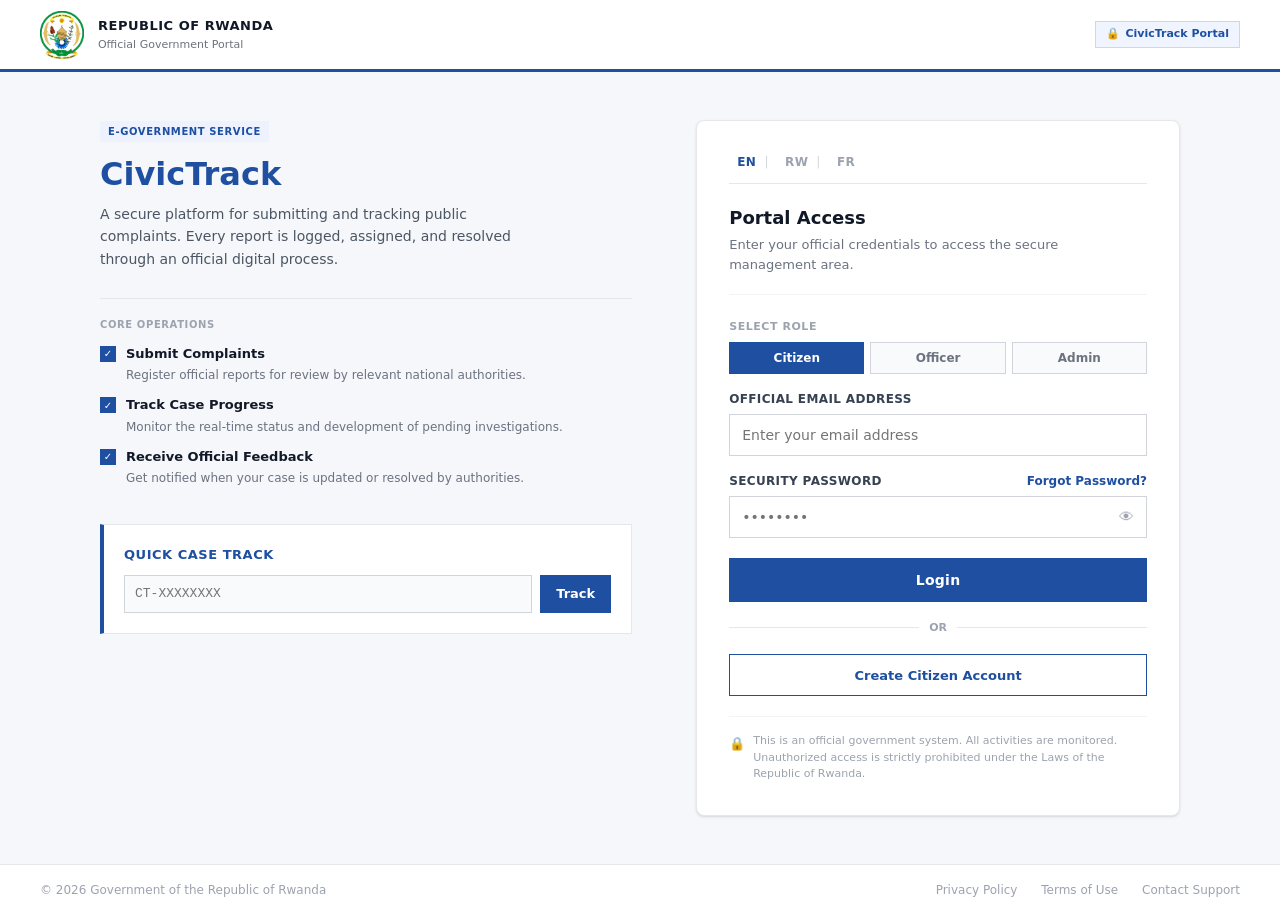
<file: Civic Track/Civic Track/wwwroot/index.html>
<!DOCTYPE html>
<html lang="en">
<head>
    <meta charset="UTF-8">
    <meta name="viewport" content="width=device-width, initial-scale=1.0">
    <title>CivicTrack | Republic of Rwanda</title>
    <link rel="icon" type="image/jpeg" href="assets/coat%20of%20arms.jpg">
    <link rel="stylesheet" href="styles.css?v=1.5">
    <style>
        /* ... (Keeping your existing CSS exactly as it is) ... */
        * { margin: 0; padding: 0; box-sizing: border-box; }
        body {
            font-family: 'Inter', 'Segoe UI', system-ui, sans-serif;
            background: #F5F7FA;
            color: #111827;
            font-size: 14px;
            line-height: 1.5;
            min-height: 100vh;
            display: flex;
            flex-direction: column;
        }
        .gov-header { background: #ffffff; border-bottom: 3px solid #1E4FA1; padding: 0 40px; height: 72px; display: flex; align-items: center; justify-content: space-between; flex-shrink: 0; }
        .gov-brand { display: flex; align-items: center; gap: 14px; }
        .gov-brand img { height: 48px; width: auto; }
        .gov-brand-text .gov-country { font-size: 13px; font-weight: 700; color: #111827; text-transform: uppercase; letter-spacing: 0.04em; }
        .gov-brand-text .gov-subtitle { font-size: 11px; color: #6B7280; margin-top: 1px; }
        .gov-header-right { display: flex; align-items: center; gap: 8px; font-size: 12px; color: #6B7280; }
        .secure-badge { display: flex; align-items: center; gap: 5px; background: #F0F4FF; border: 1px solid #C7D7F8; color: #1E4FA1; padding: 4px 10px; font-size: 11px; font-weight: 600; }
        .page-body { flex: 1; display: grid; grid-template-columns: 1.1fr 1fr; max-width: 1160px; width: 100%; margin: 0 auto; padding: 48px 40px; gap: 64px; align-items: start; }
        .system-tag { display: inline-block; background: #EEF2FF; color: #1E4FA1; font-size: 10px; font-weight: 600; text-transform: uppercase; letter-spacing: 0.06em; padding: 3px 8px; margin-bottom: 14px; }
        .system-title { font-size: 32px; font-weight: 700; color: #1E4FA1; line-height: 1.15; margin-bottom: 10px; }
        .system-desc { font-size: 14px; color: #4B5563; line-height: 1.6; margin-bottom: 28px; max-width: 420px; }
        .services-block { border-top: 1px solid #E5E7EB; padding-top: 18px; }
        .services-label { font-size: 10px; font-weight: 700; text-transform: uppercase; letter-spacing: 0.06em; color: #9CA3AF; margin-bottom: 12px; }
        .service-row { display: flex; align-items: flex-start; gap: 10px; margin-bottom: 10px; }
        .service-check { width: 16px; height: 16px; background: #1E4FA1; color: #fff; font-size: 10px; font-weight: 700; display: flex; align-items: center; justify-content: center; flex-shrink: 0; margin-top: 2px; }
        .service-text strong { display: block; font-size: 13px; font-weight: 600; color: #111827; margin-bottom: 1px; }
        .service-text span { font-size: 12px; color: #6B7280; }
        .quick-track-block { margin-top: 36px; padding: 20px; background: #fff; border: 1px solid #E5E7EB; border-left: 4px solid #1E4FA1; }
        .quick-track-block h4 { font-size: 13px; font-weight: 700; color: #1E4FA1; margin-bottom: 10px; text-transform: uppercase; letter-spacing: 0.04em; }
        .quick-track-row { display: flex; gap: 8px; }
        .quick-track-row input { flex: 1; height: 38px; border: 1px solid #D1D5DB; padding: 0 10px; font-size: 13px; font-family: 'Courier New', monospace; text-transform: uppercase; background: #F9FAFB; outline: none; }
        .quick-track-row input:focus { border-color: #1E4FA1; background: #fff; }
        .btn-track { height: 38px; padding: 0 16px; background: #1E4FA1; color: #fff; border: none; font-size: 13px; font-weight: 600; cursor: pointer; white-space: nowrap; }
        .btn-track:hover { background: #172F6B; }
        .track-result { display: none; margin-top: 12px; padding: 12px; background: #F9FAFB; border: 1px solid #E5E7EB; font-size: 13px; }
        .track-result-row { display: flex; justify-content: space-between; align-items: center; margin-bottom: 4px; }
        .login-card { background: #ffffff; border: 1px solid #E5E7EB; padding: 32px; }
        .lang-bar { display: flex; align-items: center; gap: 0; margin-bottom: 20px; border-bottom: 1px solid #E5E7EB; padding-bottom: 12px; }
        .lang-bar button { background: none; border: none; font-size: 12px; font-weight: 600; color: #9CA3AF; cursor: pointer; padding: 2px 8px; letter-spacing: 0.04em; transition: color 0.15s; }
        .lang-bar button:not(:last-child)::after { content: '|'; margin-left: 8px; color: #D1D5DB; font-weight: 400; }
        .lang-bar button.active { color: #1E4FA1; }
        .lang-bar button:hover  { color: #1E4FA1; }
        .role-selector { display: flex; gap: 6px; margin-bottom: 16px; }
        .role-selector button { flex: 1; height: 32px; border: 1px solid #D1D5DB; background: #F9FAFB; font-size: 12px; font-weight: 600; color: #6B7280; cursor: pointer; transition: all 0.15s; }
        .role-selector button:hover { border-color: #1E4FA1; color: #1E4FA1; }
        .role-selector button.active { background: #1E4FA1; border-color: #1E4FA1; color: #fff; }
        .role-label { font-size: 11px; font-weight: 600; text-transform: uppercase; letter-spacing: 0.05em; color: #9CA3AF; margin-bottom: 6px; }
        .card-header { margin-bottom: 24px; padding-bottom: 20px; border-bottom: 1px solid #F3F4F6; }
        .card-header h2 { font-size: 18px; font-weight: 700; color: #111827; margin-bottom: 4px; }
        .card-header p { font-size: 13px; color: #6B7280; }
        .field-group { margin-bottom: 16px; }
        .field-label { display: block; font-size: 12px; font-weight: 600; color: #374151; margin-bottom: 6px; text-transform: uppercase; letter-spacing: 0.03em; }
        .field-input { width: 100%; height: 42px; border: 1px solid #D1D5DB; padding: 0 12px; font-size: 14px; background: #fff; outline: none; transition: border-color 0.15s; }
        .field-input:focus { border-color: #1E4FA1; box-shadow: 0 0 0 3px rgba(30, 79, 161, 0.08); }
        .password-wrap { position: relative; }
        .password-wrap .field-input { padding-right: 44px; }
        .toggle-pw { position: absolute; right: 0; top: 0; height: 42px; width: 42px; border: none; background: transparent; cursor: pointer; color: #9CA3AF; font-size: 15px; display: flex; align-items: center; justify-content: center; }
        .toggle-pw:hover { color: #1E4FA1; }
        .field-row-meta { display: flex; justify-content: space-between; align-items: center; margin-bottom: 6px; }
        .forgot-link { font-size: 12px; color: #1E4FA1; font-weight: 600; text-decoration: none; }
        .forgot-link:hover { text-decoration: underline; }
        .login-error { display: none; background: #FEF2F2; border: 1px solid #FECACA; color: #991B1B; padding: 10px 12px; font-size: 13px; margin-bottom: 14px; }
        .btn-signin { width: 100%; height: 44px; background: #1E4FA1; color: #fff; border: none; font-size: 14px; font-weight: 700; cursor: pointer; letter-spacing: 0.02em; transition: background 0.15s; margin-top: 4px; }
        .btn-signin:hover { background: #172F6B; }
        .btn-signin:disabled { background: #93A8D4; cursor: not-allowed; }
        .divider-or { display: flex; align-items: center; gap: 10px; margin: 18px 0; color: #9CA3AF; font-size: 11px; font-weight: 600; text-transform: uppercase; }
        .divider-or::before, .divider-or::after { content: ''; flex: 1; height: 1px; background: #E5E7EB; }
        .btn-register { width: 100%; height: 42px; background: #fff; color: #1E4FA1; border: 1px solid #1E4FA1; font-size: 13px; font-weight: 600; cursor: pointer; transition: all 0.15s; }
        .btn-register:hover { background: #EEF2FF; }
        .trust-note { margin-top: 20px; padding-top: 16px; border-top: 1px solid #F3F4F6; display: flex; align-items: flex-start; gap: 8px; font-size: 11px; color: #9CA3AF; line-height: 1.5; }
        .trust-note .lock-icon { font-size: 13px; flex-shrink: 0; margin-top: 1px; }
        .gov-footer { background: #fff; border-top: 1px solid #E5E7EB; padding: 16px 40px; display: flex; justify-content: space-between; align-items: center; font-size: 12px; color: #9CA3AF; flex-shrink: 0; }
        .gov-footer a { color: #9CA3AF; text-decoration: none; margin-left: 20px; }
        .gov-footer a:hover { color: #1E4FA1; text-decoration: underline; }
        .badge { display: inline-block; padding: 2px 8px; font-size: 11px; font-weight: 600; border: 1px solid #E5E7EB; }
        .badge-pending      { background: #FFFBEB; color: #92400E; border-color: #FDE68A; }
        .badge-investigating{ background: #EFF6FF; color: #1E4FA1; border-color: #BFDBFE; }
        .badge-resolved     { background: #F0FDF4; color: #166534; border-color: #BBF7D0; }
        .badge-rejected     { background: #FEF2F2; color: #991B1B; border-color: #FECACA; }
        @media (max-width: 860px) {
            .page-body { grid-template-columns: 1fr; gap: 32px; padding: 32px 20px; }
            .gov-header { padding: 0 20px; }
            .gov-footer { padding: 16px 20px; flex-direction: column; gap: 8px; text-align: center; }
        }
    </style>
</head>
<body>

    <header class="gov-header">
        <div class="gov-brand">
            <img src="assets/coat%20of%20arms.jpg" alt="Rwanda Coat of Arms">
            <div class="gov-brand-text">
                <div class="gov-country" data-i18n="official_gov">REPUBLIC OF RWANDA</div>
                <div class="gov-subtitle" data-i18n="gov_portal">Official Government Portal</div>
            </div>
        </div>
        <div class="gov-header-right">
            <div class="secure-badge">
                🔒 <span data-i18n="portal_title">CivicTrack Portal</span>
            </div>
        </div>
    </header>

    <div class="page-body">

        <section class="info-panel">
            <div class="system-tag">e-Government Service</div>
            <h1 class="system-title">CivicTrack</h1>
            <p class="system-desc" data-i18n="system_desc">
                A secure platform for submitting and tracking public complaints. Every report is logged, assigned, and resolved through an official digital process.
            </p>

            <div class="services-block">
                <div class="services-label" data-i18n="core_ops">Core Services</div>

                <div class="service-row">
                    <div class="service-check">✓</div>
                    <div class="service-text">
                        <strong data-i18n="submit_comp">Submit Complaints</strong>
                        <span data-i18n="submit_desc">Register official reports for review by relevant national authorities.</span>
                    </div>
                </div>

                <div class="service-row">
                    <div class="service-check">✓</div>
                    <div class="service-text">
                        <strong data-i18n="track_prog">Track Case Progress</strong>
                        <span data-i18n="track_desc">Monitor the real-time status and development of pending investigations.</span>
                    </div>
                </div>

                <div class="service-row">
                    <div class="service-check">✓</div>
                    <div class="service-text">
                        <strong data-i18n="receive_feedback">Receive Official Feedback</strong>
                        <span data-i18n="receive_feedback_desc">Get notified when your case is updated or resolved by authorities.</span>
                    </div>
                </div>
            </div>

            <div class="quick-track-block">
                <h4 data-i18n="quick_track">Quick Case Track</h4>
                <div class="quick-track-row">
                    <input type="text" id="quickTrackingCode" placeholder="CT-XXXXXXXX" data-i18n="track_placeholder">
                    <button class="btn-track" onclick="publicTrackCase()" data-i18n="track_btn">Track</button>
                </div>
                <div class="track-result" id="quickTrackResult">
                    <div class="track-result-row">
                        <span style="font-family:monospace; font-weight:700; font-size:12px;" id="ptCode"></span>
                        <span class="badge" id="ptStatus"></span>
                    </div>
                    <div style="font-weight:600; margin-bottom:2px;" id="ptTitle"></div>
                    <div style="color:#6B7280; font-size:12px;">Last update: <span id="ptLastUpdate"></span></div>
                </div>
            </div>
        </section>

        <section class="login-panel">
            <div class="login-card">

                <div class="lang-bar">
                    <button id="langBtnEn" onclick="chooseLang('en')" class="active">EN</button>
                    <button id="langBtnRw" onclick="chooseLang('rw')">RW</button>
                    <button id="langBtnFr" onclick="chooseLang('fr')">FR</button>
                </div>

                <div class="card-header">
                    <h2 data-i18n="portal_access">Portal Access</h2>
                    <p data-i18n="login_desc">Enter your official credentials to access the secure management area.</p>
                </div>

                <div style="margin-bottom:16px;">
                    <div class="role-label">Select Role</div>
                    <div class="role-selector">
                        <button class="role-btn active" id="roleBtnCitizen" onclick="selectLoginRole('Citizen')">Citizen</button>
                        <button class="role-btn" id="roleBtnOfficer" onclick="selectLoginRole('Officer')">Officer</button>
                        <button class="role-btn" id="roleBtnAdmin"   onclick="selectLoginRole('Admin')">Admin</button>
                    </div>
                </div>

                <div class="login-error" id="loginError"></div>

                <div class="field-group">
                    <label class="field-label" data-i18n="email_label">Email Address</label>
                    <input type="email" id="loginEmail" class="field-input" placeholder="Enter your email address">
                </div>

                <div class="field-group">
                    <div class="field-row-meta">
                        <label class="field-label" style="margin-bottom:0;" data-i18n="password_label">Password</label>
                        <a href="#" class="forgot-link" onclick="openForgotModal(); return false;" data-i18n="forgot_password">Forgot Password?</a>
                    </div>
                    <div class="password-wrap">
                        <input type="password" id="loginPassword" class="field-input" placeholder="••••••••">
                        <button class="toggle-pw" onclick="togglePassword()" id="togglePwBtn" title="Show/hide password">
                            👁
                        </button>
                    </div>
                </div>

                <button class="btn-signin" id="loginBtn" onclick="secureLogin()">
                    Login
                </button>

                <div class="divider-or">or</div>

                <button class="btn-register" onclick="window.location.href='register.html'" data-i18n="create_account">
                    Create Citizen Account
                </button>

                <div class="trust-note">
                    <span class="lock-icon">🔒</span>
                    <span data-i18n="disclaimer">This is a secure government system. Unauthorized access is strictly prohibited under the Laws of the Republic of Rwanda.</span>
                </div>

            </div>
        </section>

    </div>

    <footer class="gov-footer">
        <div>&copy; 2026 Government of the Republic of Rwanda</div>
        <div>
            <a href="#" data-i18n="privacy_policy">Privacy Policy</a>
            <a href="#" data-i18n="terms_use">Terms of Use</a>
            <a href="#" data-i18n="contact_support">Contact Support</a>
        </div>
    </footer>

    <div id="forgotOverlay" style="display:none; position:fixed; inset:0; background:rgba(0,0,0,0.4); z-index:200; align-items:center; justify-content:center;">
        <div style="background:#fff; border:1px solid #E5E7EB; padding:32px; width:100%; max-width:420px; margin:0 20px; position:relative;">
            <button onclick="closeForgotModal()" style="position:absolute; top:12px; right:16px; background:none; border:none; font-size:20px; color:#9CA3AF; cursor:pointer;">&times;</button>
            <h3 style="font-size:16px; font-weight:700; color:#111827; margin-bottom:6px;" data-i18n="forgot_title">Reset Your Password</h3>
            <p style="font-size:13px; color:#6B7280; margin-bottom:20px;" data-i18n="forgot_desc">Enter your registered email address. We will send you a reset code.</p>

            <div id="forgotError"   style="display:none; background:#FEF2F2; border:1px solid #FECACA; color:#991B1B; padding:10px 12px; font-size:13px; margin-bottom:14px;"></div>
            <div id="forgotSuccess" style="display:none; background:#F0FDF4; border:1px solid #BBF7D0; color:#166534; padding:10px 12px; font-size:13px; margin-bottom:14px;"></div>

            <div id="forgotStep1">
                <label style="display:block; font-size:12px; font-weight:600; text-transform:uppercase; letter-spacing:0.03em; color:#374151; margin-bottom:6px;" data-i18n="email_label">Email Address</label>
                <input type="email" id="forgotEmail" style="width:100%; height:42px; border:1px solid #D1D5DB; padding:0 12px; font-size:14px; outline:none; margin-bottom:14px;" placeholder="name@domain.gov.rw">
                <button onclick="sendResetCode()" id="sendCodeBtn" style="width:100%; height:44px; background:#1E4FA1; color:#fff; border:none; font-size:14px; font-weight:700; cursor:pointer;" data-i18n="send_code">Send Reset Code</button>
            </div>

            <div id="forgotStep2" style="display:none;">
                <label style="display:block; font-size:12px; font-weight:600; text-transform:uppercase; letter-spacing:0.03em; color:#374151; margin-bottom:6px;" data-i18n="otp_label">Verification Code</label>
                <input type="text" id="forgotOtp" maxlength="6" style="width:100%; height:42px; border:1px solid #D1D5DB; padding:0 12px; font-size:18px; letter-spacing:0.3em; text-align:center; outline:none; margin-bottom:14px; font-family:monospace;" placeholder="123456">
                <label style="display:block; font-size:12px; font-weight:600; text-transform:uppercase; letter-spacing:0.03em; color:#374151; margin-bottom:6px;" data-i18n="new_password">New Password</label>
                <input type="password" id="forgotNewPw" style="width:100%; height:42px; border:1px solid #D1D5DB; padding:0 12px; font-size:14px; outline:none; margin-bottom:14px;" placeholder="Min. 8 characters">
                <button onclick="submitPasswordReset()" style="width:100%; height:44px; background:#1E4FA1; color:#fff; border:none; font-size:14px; font-weight:700; cursor:pointer;" data-i18n="reset_password">Reset Password</button>
                <button onclick="showStep1()" style="width:100%; height:36px; background:none; border:none; color:#6B7280; font-size:13px; cursor:pointer; margin-top:8px;" data-i18n="back_btn">← Back</button>
            </div>
        </div>
    </div>

    <script src="config.js"></script>
    <script src="translations.js"></script>
    
    <script>
        // API_BASE_URL is now defined in config.js
        let pwVisible = false;
        let selectedLoginRole = 'Citizen';

        /* ── Role selector ── */
        function selectLoginRole(role) {
            selectedLoginRole = role;
            document.querySelectorAll('.role-btn').forEach(b => b.classList.remove('active'));
            const map = { Citizen: 'roleBtnCitizen', Officer: 'roleBtnOfficer', Admin: 'roleBtnAdmin' };
            const active = document.getElementById(map[role]);
            if (active) active.classList.add('active');
        }

        /* ── Forgot Password ── */
        function openForgotModal() {
            document.getElementById('forgotOverlay').style.display = 'flex';
            document.getElementById('forgotEmail').value  = '';
            document.getElementById('forgotOtp').value    = '';
            document.getElementById('forgotNewPw').value  = '';
            document.getElementById('forgotError').style.display   = 'none';
            document.getElementById('forgotSuccess').style.display = 'none';
            showStep1();
        }

        function closeForgotModal() {
            document.getElementById('forgotOverlay').style.display = 'none';
        }

        function showStep1() {
            document.getElementById('forgotStep1').style.display = 'block';
            document.getElementById('forgotStep2').style.display = 'none';
            document.getElementById('forgotError').style.display   = 'none';
            document.getElementById('forgotSuccess').style.display = 'none';
        }

        async function sendResetCode() {
            const email = document.getElementById('forgotEmail').value.trim();
            const errEl = document.getElementById('forgotError');
            errEl.style.display = 'none';

            if (!email) {
                errEl.textContent = 'Please enter your email address.';
                errEl.style.display = 'block';
                return;
            }

            const btn = document.getElementById('sendCodeBtn');
            btn.disabled = true; btn.textContent = '...';

            try {
                const res = await fetch(`${API_BASE_URL}/Auth/forgot-password`, {
                    method: 'POST',
                    headers: { 'Content-Type': 'application/json' },
                    body: JSON.stringify({ email })
                });

                if (res.status === 404 || res.status === 405) {
                    document.getElementById('forgotSuccess').textContent =
                        'A reset code has been sent to ' + email;
                    document.getElementById('forgotSuccess').style.display = 'block';
                    document.getElementById('forgotStep1').style.display = 'none';
                    document.getElementById('forgotStep2').style.display = 'block';
                    return;
                }

                if (res.ok) {
                    document.getElementById('forgotSuccess').textContent =
                        'A reset code has been sent to ' + email;
                    document.getElementById('forgotSuccess').style.display = 'block';
                    document.getElementById('forgotStep1').style.display = 'none';
                    document.getElementById('forgotStep2').style.display = 'block';
                } else {
                    errEl.textContent = 'Email not found in our registry.';
                    errEl.style.display = 'block';
                }
            } catch {
                document.getElementById('forgotSuccess').textContent =
                    'A reset code has been sent to ' + email;
                document.getElementById('forgotSuccess').style.display = 'block';
                document.getElementById('forgotStep1').style.display = 'none';
                document.getElementById('forgotStep2').style.display = 'block';
            } finally {
                const lang = localStorage.getItem('civicLang') || 'en';
                btn.textContent = translations[lang]?.send_code || 'Send Reset Code';
                btn.disabled = false;
            }
        }

        async function submitPasswordReset() {
            const email  = document.getElementById('forgotEmail').value.trim();
            const otp    = document.getElementById('forgotOtp').value.trim();
            const newPw  = document.getElementById('forgotNewPw').value;
            const errEl  = document.getElementById('forgotError');
            errEl.style.display = 'none';

            if (!otp || !newPw) {
                errEl.textContent = 'Please enter the verification code and your new password.';
                errEl.style.display = 'block';
                return;
            }

            if (newPw.length < 8) {
                errEl.textContent = 'Password must be at least 8 characters.';
                errEl.style.display = 'block';
                return;
            }

            try {
                const res = await fetch(`${API_BASE_URL}/Auth/reset-password`, {
                    method: 'POST',
                    headers: { 'Content-Type': 'application/json' },
                    body: JSON.stringify({ email, otpCode: otp, newPassword: newPw })
                });

                if (res.ok || res.status === 404 || res.status === 405) {
                    if (otp === '123456' || res.ok) {
                        document.getElementById('forgotSuccess').textContent =
                            'Password reset successfully. You can now sign in.';
                        document.getElementById('forgotSuccess').style.display = 'block';
                        document.getElementById('forgotStep2').style.display = 'none';
                        setTimeout(closeForgotModal, 2000);
                    } else {
                        errEl.textContent = 'Invalid verification code.';
                        errEl.style.display = 'block';
                    }
                } else {
                    errEl.textContent = 'Invalid or expired verification code.';
                    errEl.style.display = 'block';
                }
            } catch {
                if (otp === '123456') {
                    document.getElementById('forgotSuccess').textContent =
                        'Password reset successfully. You can now sign in.';
                    document.getElementById('forgotSuccess').style.display = 'block';
                    document.getElementById('forgotStep2').style.display = 'none';
                    setTimeout(closeForgotModal, 2000);
                } else {
                    errEl.textContent = 'Invalid verification code.';
                    errEl.style.display = 'block';
                }
            }
        }

        document.getElementById('forgotOverlay').addEventListener('click', function(e) {
            if (e.target === this) closeForgotModal();
        });

        /* ── Language ── */
        function chooseLang(lang) {
            setLanguage(lang);
            document.querySelectorAll('.lang-bar button').forEach(b => b.classList.remove('active'));
            const map = { en: 'langBtnEn', rw: 'langBtnRw', fr: 'langBtnFr' };
            const btn = document.getElementById(map[lang]);
            if (btn) btn.classList.add('active');
        }

        /* ── Password toggle ── */
        function togglePassword() {
            pwVisible = !pwVisible;
            const input = document.getElementById('loginPassword');
            const btn   = document.getElementById('togglePwBtn');
            input.type  = pwVisible ? 'text' : 'password';
            btn.textContent = pwVisible ? '🙈' : '👁';
        }

        /* ── Login ── */
        async function secureLogin() {
            const email    = document.getElementById('loginEmail').value.trim();
            const password = document.getElementById('loginPassword').value;
            const errorEl  = document.getElementById('loginError');
            const btn      = document.getElementById('loginBtn');
            errorEl.style.display = 'none';

            if (!email || !password) {
                errorEl.textContent = 'Please enter your email and password.';
                errorEl.style.display = 'block';
                return;
            }

            btn.disabled    = true;
            btn.textContent = '...';

            try {
                const res = await fetch(`${API_BASE_URL}/Auth/login`, {
                    method: 'POST',
                    headers: { 'Content-Type': 'application/json' },
                    body: JSON.stringify({ email, password })
                });

                if (!res.ok) {
                    errorEl.textContent = await res.text() || 'Invalid email or password.';
                    errorEl.style.display = 'block';
                    return;
                }

                const user = await res.json();
                localStorage.setItem('civicUser', JSON.stringify(user));

                if (user.role !== selectedLoginRole) {
                    errorEl.textContent = `This account is registered as "${user.role}". Please select the correct role above.`;
                    errorEl.style.display = 'block';
                    selectLoginRole(user.role); 
                    return;
                }

                if      (user.role === 'Admin')   window.location.href = 'superadmin.html';
                else if (user.role === 'Officer') window.location.href = 'admin.html';
                else                              window.location.href = 'dashboard.html';

            } catch {
                errorEl.textContent = 'Unable to connect to server. Is the API running?';
                errorEl.style.display = 'block';
            } finally {
                const lang = localStorage.getItem('civicLang') || 'en';
                btn.textContent = translations[lang]?.sign_in || 'Sign In';
                btn.disabled = false;
            }
        }

        /* ── Public Track ── */
        async function publicTrackCase() {
            const code = document.getElementById('quickTrackingCode').value.trim().toUpperCase();
            const box  = document.getElementById('quickTrackResult');
            if (!code) return;
            try {
                const res = await fetch(`${API_BASE_URL}/Complaints/public-track/${code}`);
                if (!res.ok) { alert('Tracking code not found.'); box.style.display = 'none'; return; }
                const d = await res.json();
                box.style.display = 'block';
                document.getElementById('ptCode').innerText       = d.trackingCode;
                document.getElementById('ptTitle').innerText      = d.title;
                document.getElementById('ptLastUpdate').innerText = new Date(d.lastUpdatedAt).toLocaleString();
                const badge = document.getElementById('ptStatus');
                badge.innerText = d.status;
                badge.className = 'badge';
                if      (d.status === 'Resolved')                                badge.classList.add('badge-resolved');
                else if (['Investigating','UnderReview'].includes(d.status))     badge.classList.add('badge-investigating');
                else if (d.status === 'Rejected')                                badge.classList.add('badge-rejected');
                else                                                              badge.classList.add('badge-pending');
            } catch { alert('Unable to reach the tracking server.'); }
        }

        document.addEventListener('keydown', e => { if (e.key === 'Enter') secureLogin(); });

        document.addEventListener('DOMContentLoaded', () => {
            const lang = localStorage.getItem('civicLang') || 'en';
            chooseLang(lang);
            selectLoginRole('Citizen'); 
        });
    </script>
</body>
</html>
</file>
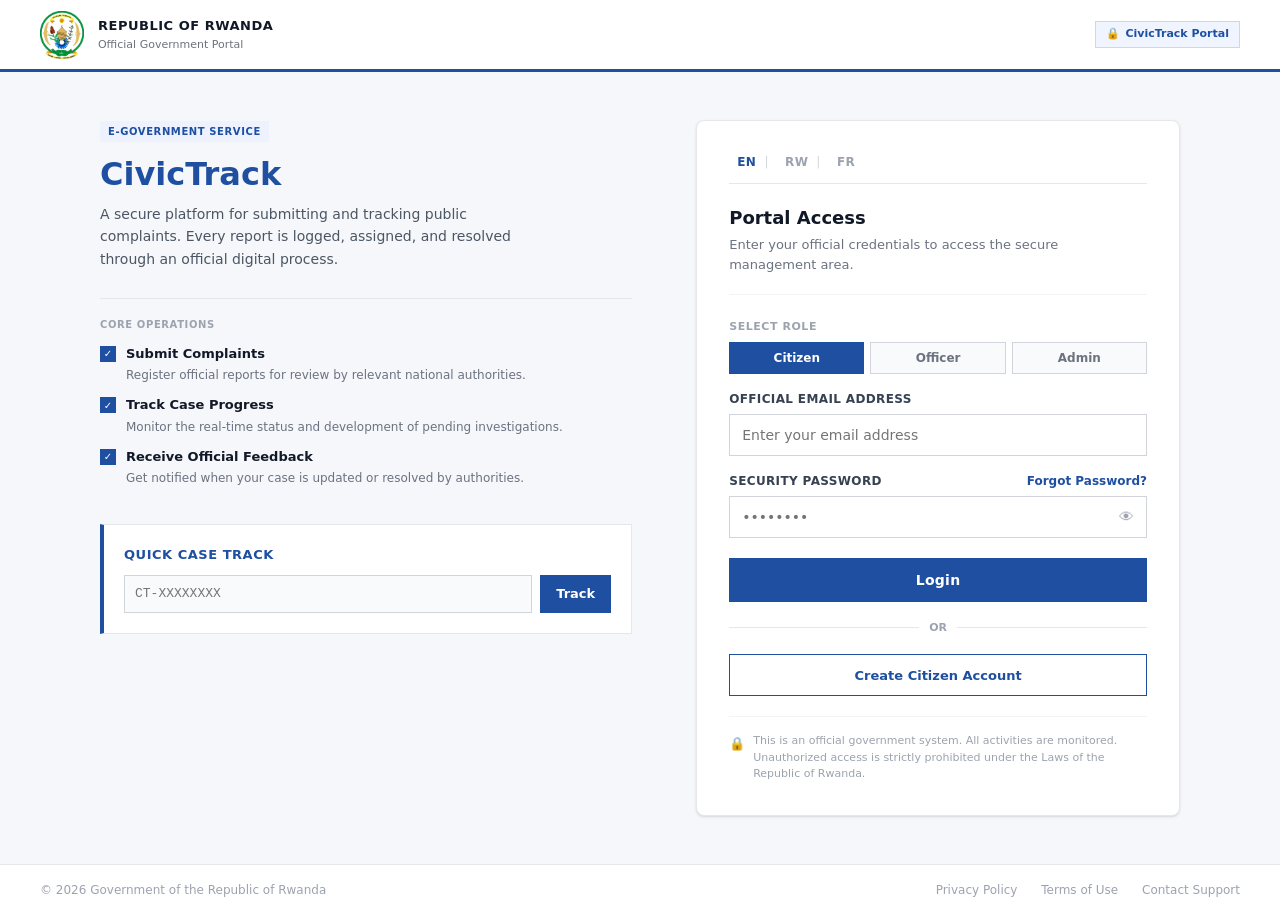
<file: Civic Track/Civic Track/wwwroot/admin.html>
<!DOCTYPE html>
<html lang="en">
<head>
    <meta charset="UTF-8">
    <meta name="viewport" content="width=device-width, initial-scale=1.0">
    <title>Officer Dashboard | CivicTrack</title>
    <link rel="icon" type="image/jpeg" href="assets/coat%20of%20arms.jpg">
    <link rel="stylesheet" href="styles.css">
    
</head>
<body>
    <nav class="top-navbar">
        <div class="nav-brand">
            <span class="gov-mark">RW</span>
            <span>CivicTrack</span>
            <span class="gov-label" data-i18n="official_gov">Republic of Rwanda</span>
        </div>
        <div class="nav-profile">
            <span id="userRoleLabel" data-i18n="officer_role">Role: Investigation Officer</span>
            <div style="display:flex; align-items:center; gap:6px; background:rgba(255,255,255,0.15); border:1px solid rgba(255,255,255,0.3); padding:4px 10px; border-radius:4px;">
                <span style="color:white; font-size:13px;">🌐</span>
                <select class="lang-select" style="background:transparent; color:white; border:none; font-size:12px; font-weight:600; cursor:pointer; outline:none;" onchange="setLanguage(this.value)">
                    <option value="en" style="color:black;">EN</option>
                    <option value="rw" style="color:black;">RW</option>
                    <option value="fr" style="color:black;">FR</option>
                </select>
            </div>
            <button class="btn-small" onclick="logoutUser()" data-i18n="sign_out">Sign out</button>
        </div>
    </nav>

    <div class="dashboard-layout">
        <aside class="sidebar">
            <div class="sidebar-title" data-i18n="officer_menu">Officer Menu</div>
            <ul>
                <li id="offTabDashboard" class="active-tab" onclick="switchOfficerView('dashboard')" data-i18n="dash_overview">Dashboard Overview</li>
                <li id="offTabCases" onclick="switchOfficerView('cases')" data-i18n="invest_queue">Investigation Queue</li>
                <li id="offTabReports" onclick="switchOfficerView('reports')" data-i18n="stats_reports">Stats &amp; Reports</li>
                <li data-role-visible="Admin" onclick="window.location.href='superadmin.html'" data-i18n="admin_panel">Admin Panel</li>
                <li id="offTabNotifs" onclick="switchOfficerView('notifications')">
                    <span data-i18n="notifications">Notifications</span> <span id="officerNotifBadge" class="badge badge-pending" style="display:none; margin-left:6px;">0</span>
                </li>
            </ul>
        </aside>

        <main class="content-area">
            <div id="officerDashboardView" class="officer-view">
                <div class="card">
                    <h1 style="margin-bottom:8px;">Investigation Dashboard</h1>
                    <p style="color:var(--text-muted);">Manage complaint queue, update status, and maintain communication logs.</p>
                </div>

                <div class="grid-5">
                    <div class="stat-card">
                        <div class="stat-title">Total Cases</div>
                        <div class="stat-value" id="statTotal">--</div>
                    </div>
                    <div class="stat-card">
                        <div class="stat-title">Pending</div>
                        <div class="stat-value" id="statPending">--</div>
                    </div>
                    <div class="stat-card">
                        <div class="stat-title">In Progress</div>
                        <div class="stat-value" id="statInvestigating">--</div>
                    </div>
                    <div class="stat-card">
                        <div class="stat-title">Resolved</div>
                        <div class="stat-value" id="statResolved">--</div>
                    </div>
                    <div class="stat-card">
                        <div class="stat-title">Resolution Rate</div>
                        <div class="stat-value" id="statResolutionRate">--%</div>
                    </div>
                </div>

                <div class="card">
                    <h3>Officer Guidance</h3>
                    <p style="color:var(--text-muted);">Welcome back. You have <span id="pendingCountBadge" style="font-weight:600; color:var(--priority-high);">--</span> cases awaiting initial review. Please prioritize High-priority reports marked with a red status indicator.</p>
                </div>
            </div>

            <div id="officerCasesView" class="officer-view" style="display:none;">
                <div class="card">
                    <h3>Investigation Queue</h3>
                    <div class="toolbar" style="margin-top:10px;">
                        <input type="text" id="searchCaseInput" class="form-control" style="max-width:300px;" placeholder="Search by code or title" onkeyup="loadAdminComplaints()">
                        <select id="statusCaseFilter" class="form-control" style="width:auto;" onchange="loadAdminComplaints()">
                            <option value="">All Statuses</option>
                            <option value="Pending">Pending</option>
                            <option value="Investigating">Investigating</option>
                            <option value="Resolved">Resolved</option>
                            <option value="Rejected">Rejected</option>
                        </select>
                        <button class="btn-primary" onclick="loadAdminComplaints()">Refresh Queue</button>
                    </div>
                </div>

                <div class="card" style="padding:0;">
                    <div class="table-container">
                        <table>
                            <thead>
                                <tr>
                                    <th>Tracking Code</th>
                                    <th>Case Title</th>
                                    <th>Category</th>
                                    <th>Location</th>
                                    <th>Priority</th>
                                    <th>Status</th>
                                    <th>Date Logged</th>
                                </tr>
                            </thead>
                            <tbody id="complaintsTableBody">
                                <tr><td colspan="6" style="text-align:center; padding:24px; color: var(--text-muted);">Loading internal registry...</td></tr>
                            </tbody>
                        </table>
                    </div>
                </div>
            </div>

            <div id="officerReportsView" class="officer-view" style="display:none;">
                <div class="card">
                    <h3>Performance & Metrics</h3>
                    <p style="color:var(--text-muted); margin-bottom:15px;">Review the overall system performance and case resolution metrics.</p>
                    <div class="grid-2">
                        <div class="card" style="margin:0; text-align:center;">
                            <div class="stat-title">Resolved vs Target</div>
                            <div style="font-size:3rem; font-weight:700; margin:1rem 0;" id="reportResRate">--%</div>
                            <div style="color:var(--text-muted); font-size:0.8rem;">Official resolution target: 85%</div>
                        </div>
                        <div class="card" style="margin:0;">
                            <div class="stat-title">Breakdown by status</div>
                            <div style="margin-top:1rem;">
                                <div style="margin-bottom:8px;">Pending <div id="offBarPending" style="height:10px; background:#fff9e6; border:1px solid #f2e3a8; width:0%; transition:width 0.5s;"></div></div>
                                <div style="margin-bottom:8px;">Active <div id="offBarInProg" style="height:10px; background:#e6f0ff; border:1px solid #c8daf8; width:0%; transition:width 0.5s;"></div></div>
                                <div>Resolved <div id="offBarDone" style="height:10px; background:#e9f5ea; border:1px solid #c7e5c9; width:0%; transition:width 0.5s;"></div></div>
                            </div>
                        </div>
                    </div>
                </div>
            </div>

            <div id="officerNotificationsView" class="officer-view" style="display:none;">
                <div class="card">
                    <h3>Internal Alerts</h3>
                    <p style="color:var(--text-muted);">Recent system notifications and case update alerts.</p>
                </div>
                <div id="officerNotificationsContainer" style="display:flex; flex-direction:column; gap:12px;">
                    <div class="card" style="text-align:center; padding:3rem; color:var(--text-muted);">Fetching dynamic alerts...</div>
                </div>
            </div>
        </main>
    </div>

    <div class="slide-over-overlay" id="slideOverOverlay" onclick="closeAdvancedPanel()"></div>
    <div class="slide-over-panel" id="caseDetailPanel">
        <div class="slide-header">
            <div>
                <h3 id="panelTrackingCode" class="tracking-code">CT-XXXXXX</h3>
                <div id="panelDate" style="font-size:12px; color: var(--text-muted);">Logged: --</div>
            </div>
            <button class="btn-close" onclick="closeAdvancedPanel()">&times;</button>
        </div>
        <div class="slide-body">
            <div class="detail-group">
                <div class="detail-label">Status and Priority</div>
                <div>
                    <span id="panelStatusBadge" class="badge badge-pending">PENDING</span>
                    <span id="panelPriority" style="margin-left: 8px;">Medium Priority</span>
                </div>
            </div>
            <div class="detail-group">
                <div class="detail-label">Category</div>
                <div class="detail-value" id="panelCategory">General Loading...</div>
            </div>
            <div class="detail-group">
                <div class="detail-label">Location</div>
                <div class="detail-value" id="panelLocation">Kigali / Loading...</div>
            </div>
            <div class="detail-group">
                <div class="detail-label">Case Title</div>
                <div class="detail-value" id="panelTitle">Loading...</div>
            </div>
            <div class="detail-group">
                <div class="detail-label">Description</div>
                <div class="detail-value" id="panelDescription" style="background-color: #f9fafb; padding: 10px; border: 1px solid var(--border-color); white-space: pre-wrap;">
                    Loading report body...
                </div>
            </div>
            <div class="detail-group">
                <div class="detail-label">Assigned Officer</div>
                <div class="detail-value" id="panelOfficer">Unassigned</div>
            </div>
            <div class="detail-group">
                <div class="detail-label">Communication Log</div>
                <div id="panelComments" style="max-height: 180px; overflow-y: auto; background-color: #f9fafb; padding: 10px; border: 1px solid var(--border-color); margin-bottom: 8px; font-size: 13px;">
                </div>
                <div class="toolbar">
                    <input type="text" id="newCommentInput" class="form-control" placeholder="Add official note">
                    <button class="btn-secondary" onclick="postComment()">Post</button>
                </div>
            </div>
            <div class="detail-group">
                <div class="detail-label">Attached Evidence</div>
                <div id="panelFiles" style="max-height: 180px; overflow-y: auto; background-color: #fff; padding: 10px; border: 1px solid var(--border-color); margin-bottom: 8px; font-size: 13px;">
                    <!-- Evidence links will be injected here -->
                </div>
            </div>
            <!-- Formal Resolution Box — always visible for officer notes -->
            <div class="detail-group" style="background: #f0fdf4; padding: 12px; border: 1px solid #bbf7d0;">
                <div class="detail-label" style="color:#166534; font-weight:700;">OFFICIAL NOTES / RESOLUTION SUMMARY</div>
                <div id="resolutionDisplay" style="font-size: 14px; margin-bottom: 8px; color:#166534; display:none;"></div>
                <textarea id="caseResolutionNote" class="form-control" rows="3" placeholder="Add official notes, updates, or final resolution summary..."></textarea>
            </div>
        </div>
        <div class="slide-footer">
            <select id="updateStatusSelect" class="form-control" style="flex:1;" onchange="toggleResolutionField()">
                <option value="Pending">Pending</option>
                <option value="Investigating">Investigating</option>
                <option value="Escalated">Escalated</option>
                <option value="Resolved">Resolved</option>
                <option value="Rejected">Rejected</option>
            </select>
            <select id="updatePrioritySelect" class="form-control" style="flex:1;">
                <option value="Low">&#9679; Low</option>
                <option value="Medium">&#9679; Medium</option>
                <option value="High">&#9679; High</option>
                <option value="Critical">&#9679; Critical</option>
            </select>
            <button class="btn-primary" style="flex:1" onclick="updateCaseStatus()">Save Updates</button>
            <button class="btn-secondary" onclick="loadCaseEvidence()">Files</button>
        </div>
    </div>

    <script src="config.js"></script>

<script src="translations.js"></script>

<script src="app.js"></script>


</body>
</html>
</file>
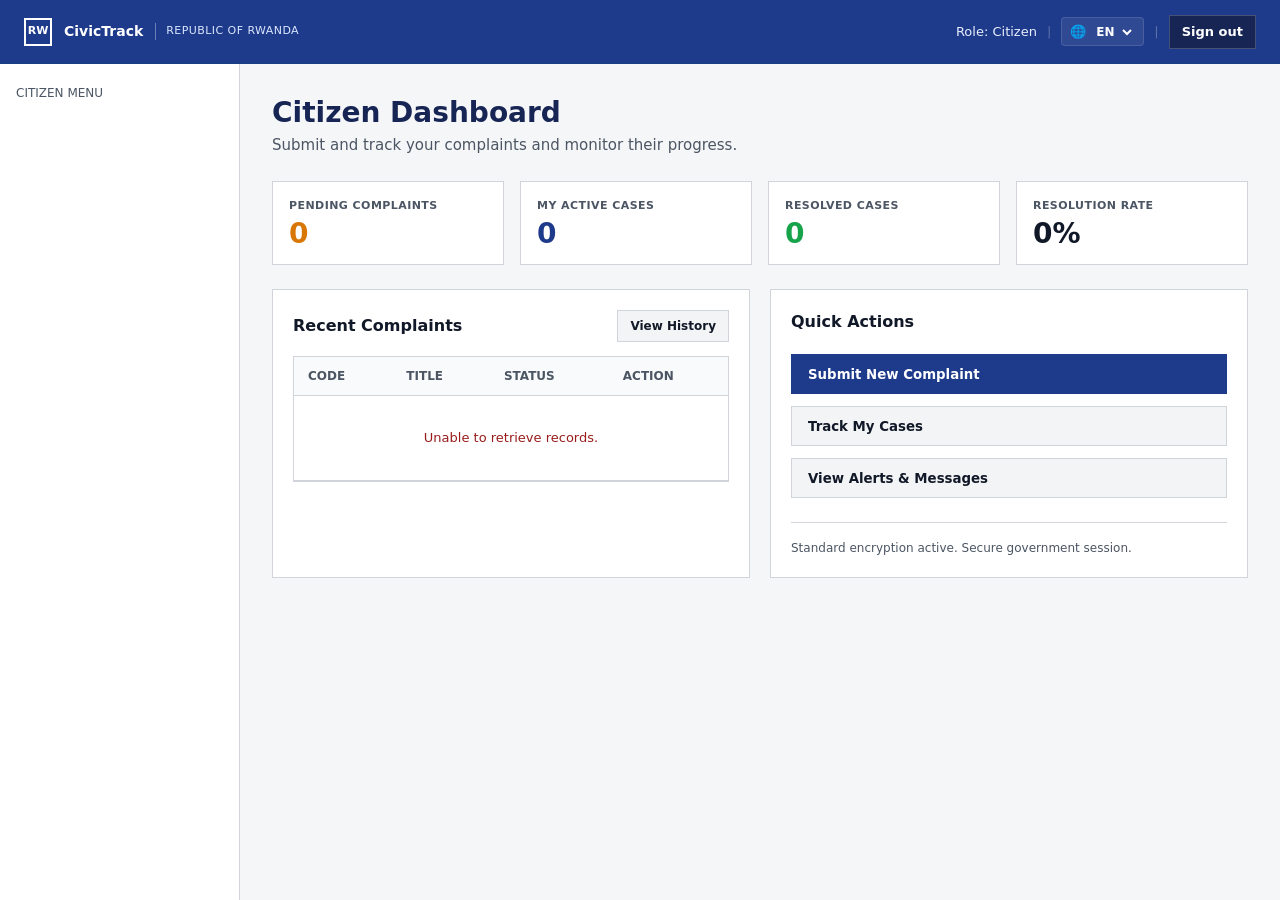
<file: Civic Track/Civic Track/wwwroot/dashboard.html>
<!DOCTYPE html>
<html lang="en">
<head>
    <meta charset="UTF-8">
    <meta name="viewport" content="width=device-width, initial-scale=1.0">
    <title>Citizen Dashboard | CivicTrack</title>
   <link rel="icon" type="image/jpeg" href="assets/coat%20of%20arms.jpg">
    <link rel="stylesheet" href="styles.css">
    
    <script src="config.js"></script>
    <script src="translations.js"></script>
</head>
<body>

    <nav class="top-navbar">
        <div class="nav-brand">
            <span class="gov-mark">RW</span>
            <span>CivicTrack</span>
            <span class="gov-label" data-i18n="official_gov">Republic of Rwanda</span>
        </div>
        <div class="nav-profile" style="display:flex; align-items:center; gap:16px;">
            <div style="display:flex; align-items:center; gap:10px; color:#e9efff; font-size:13px;">
                <span id="userRoleLabel" data-i18n="role_citizen">Role: Citizen</span>
                <span style="color:rgba(255,255,255,0.28);">|</span>
                <div style="display:flex; align-items:center; gap:6px; background:rgba(255,255,255,0.08); border:1px solid rgba(255,255,255,0.12); padding:4px 8px; border-radius:4px;">
                    <span style="color:white; font-size:13px;">🌐</span>
                    <select class="lang-select" style="background:transparent; color:white; border:none; font-size:12px; font-weight:600; cursor:pointer; outline:none;" onchange="setLanguage(this.value)">
                        <option value="en" style="color:black;">EN</option>
                        <option value="rw" style="color:black;">RW</option>
                        <option value="fr" style="color:black;">FR</option>
                    </select>
                </div>
                <span style="color:rgba(255,255,255,0.28);">|</span>
                <button class="btn-small" onclick="logoutUser()" data-i18n="sign_out">Sign out</button>
            </div>
        </div>
    </nav>

    <div class="dashboard-layout">
        <aside class="sidebar">
            <div class="sidebar-title" data-i18n="citizen_menu">Citizen Menu</div>
            <ul>
                <li id="tabOverview" class="active-tab" onclick="switchCitizenTab('overview')" data-role-visible="Citizen,Client" data-i18n="overview">Overview</li>
                <li id="tabLodge" onclick="switchCitizenTab('lodge')" data-role-visible="Citizen,Client" data-i18n="submit_new">Submit Complaint</li>
                <li id="tabTrack" onclick="switchCitizenTab('track')" data-role-visible="Citizen,Client" data-i18n="my_complaints">My Complaints</li>
                <li id="tabNotifications" onclick="switchCitizenTab('notifications')" data-role-visible="Citizen,Client">
                    <span data-i18n="notifications">Notifications</span>
                    <span id="citizenNotifBadge" class="badge badge-pending" style="display:none; margin-left:6px;">0</span>
                    <div id="citizenNotifSummary" class="notif-summary" style="display:none; margin-top:6px;">&nbsp;</div>
                </li>
            </ul>
        </aside>

        <main class="content-area">

            <div id="overviewView" class="citizen-view">
                <div style="margin-bottom: 24px;">
                    <h1 style="font-size: 28px; color: var(--primary-blue-dark);" data-i18n="dash_title">Citizen Dashboard</h1>
                    <p style="color:var(--text-muted); font-size: 15px;" data-i18n="dash_desc">Submit and track your complaints and monitor their progress.</p>
                </div>

                <div class="grid-4">
                    <div class="stat-card">
                        <div class="stat-title" data-i18n="stat_pending">Pending Complaints</div>
                        <div class="stat-value" id="statPending" style="color:#d97706;">0</div>
                    </div>
                    <div class="stat-card">
                        <div class="stat-title" data-i18n="stat_active">My Active Cases</div>
                        <div class="stat-value" id="statInProgress" style="color:var(--primary-blue);">0</div>
                    </div>
                    <div class="stat-card">
                        <div class="stat-title" data-i18n="stat_resolved">Resolved Cases</div>
                        <div class="stat-value" id="statResolved" style="color:#16a34a;">0</div>
                    </div>
                    <div class="stat-card">
                        <div class="stat-title" data-i18n="stat_rate">Resolution Rate</div>
                        <div class="stat-value" id="statResolutionRate" style="color:var(--text-dark);">0%</div>
                    </div>
                </div>
                
                <div class="grid-2" style="margin-top: 1.5rem;">
                    <div class="card">
                        <div class="recent-header">
                            <h3 style="font-size:16px;" data-i18n="recent_comp">Recent Complaints</h3>
                            <button class="btn-secondary" onclick="switchCitizenTab('track')" style="height:32px; font-size:12px; padding: 0 12px;" data-i18n="view_history">View History</button>
                        </div>
                        <div class="table-container">
                            <table style="font-size:13px;">
                                <thead>
                                    <tr>
                                        <th data-i18n="col_code">Code</th>
                                        <th data-i18n="col_title">Title</th>
                                        <th data-i18n="col_status">Status</th>
                                        <th data-i18n="col_action">Action</th>
                                    </tr>
                                </thead>
                                <tbody id="recentComplaintsTableBody">
                                    <tr><td colspan="4" style="text-align:center; padding:2rem; color:var(--text-muted);" data-i18n="loading_records">Retrieving records...</td></tr>
                                </tbody>
                            </table>
                        </div>
                    </div>

                    <div class="card">
                        <h3 style="font-size:16px; margin-bottom: 1.25rem;" data-i18n="quick_actions">Quick Actions</h3>
                        <div style="display: flex; flex-direction: column; gap: 12px;">
                            <button class="btn-primary" onclick="switchCitizenTab('lodge')" style="text-align:left; justify-content: flex-start; padding-left:16px; width: 100%;" data-i18n="lodge_new">
                                Submit New Complaint
                            </button>
                            <button class="btn-secondary" onclick="switchCitizenTab('track')" style="text-align:left; justify-content: flex-start; padding-left:16px; width: 100%;" data-i18n="track_my">
                                Track My Cases
                            </button>
                            <button class="btn-secondary" onclick="switchCitizenTab('notifications')" style="text-align:left; justify-content: flex-start; padding-left:16px; width: 100%;" data-i18n="view_alerts">
                                View Alerts &amp; Messages
                            </button>
                        </div>
                        <div class="security-note" style="margin-top:1.5rem; padding-top:1rem; border-top:1px solid var(--border-color); font-size: 12px; color: var(--text-muted);">
                            <span data-i18n="security_enc">Standard encryption active. Secure government session.</span>
                        </div>
                    </div>
                </div>
            </div>

            <div class="card citizen-view" id="lodgeView" style="display: none;">
                <h2 style="margin-bottom:8px;" data-i18n="lodge_title">Lodge New Complaint</h2>
                <p style="margin-bottom:16px; color:var(--text-muted);" data-i18n="lodge_desc">Please provide accurate details. All information is handled securely according to government regulations.</p>

                <div style="margin-bottom:12px;">
                    <label class="form-label">Report Type</label>
                    <div class="report-type" role="tablist" aria-label="Report Type">
                        <button id="modeStandard" class="rt-btn selected" onclick="setSubmissionMode('standard')" aria-pressed="true">
                            <span style="font-size:16px; margin-right:8px;">&#128203;</span>
                            <div style="text-align:left;"><div style="font-weight:700;">Standard Report</div><div style="font-size:12px; color:var(--text-muted);">Processed through normal review</div></div>
                        </button>
                        <button id="modeEmergency" class="rt-btn" onclick="setSubmissionMode('emergency')" aria-pressed="false">
                            <span style="font-size:16px; margin-right:8px;">&#128680;</span>
                            <div style="text-align:left;"><div style="font-weight:700;">Emergency Report</div><div style="font-size:12px; color:var(--text-muted);">Immediate attention required</div></div>
                        </button>
                    </div>
                </div>

                <div id="emergencyForm"  style="display:none;">
                    <div style="background:#fff5f5; border:1px solid #fdecea; padding:12px 16px; margin-bottom:20px; border-radius:4px;">
                        <div style="font-weight:700; color:#991b1b; font-size:13px; display:flex; align-items:center; gap:10px;">&#128680; <span>Emergency submission</span></div>
                        <div style="font-size:12px; color:#7f1d1d; margin-top:6px;">This will be flagged as Critical priority and immediately escalated to the nearest available officer.</div>
                    </div>

                    <div class="form-group">
                        <label class="form-label">Incident Description <span class="required">*</span></label>
                        <textarea id="emergencyDescription" rows="4" class="form-control"
                            placeholder="Describe the incident briefly and clearly."
                            oninput="autoDetectCategory(this.value)"></textarea>
                        <div id="categorysuggestion" style="display:none; margin-top:8px; padding:8px 10px; background:#f7fbff; border:1px solid #e6f3ff; font-size:13px; border-radius:4px;">
                            <span style="color:#0369a1; font-weight:600; font-size:13px;">Detected Category: </span>
                            <span id="suggestedCategoryName" style="font-weight:700; color:var(--primary-blue); margin-left:6px;"></span>
                        </div>
                        <div style="margin-top:10px; display:flex; gap:10px; align-items:center;">
                            <select id="emergencyCategory" class="form-control" style="max-width:320px;">
                                <option value="">-- Select Category --</option>
                                <option value="Theft">Theft</option>
                                <option value="Corruption">Corruption</option>
                                <option value="Violence">Violence</option>
                                <option value="Public Service Issue">Public Service Issue</option>
                                <option value="Other">Other</option>
                            </select>
                        </div>
                        <input type="hidden" id="categoryDropdown">
                    </div>

                    <div class="form-group">
                        <label class="form-label">Share Live Location</label>
                        <div style="display:flex; gap:10px; align-items:center;">
                            <button type="button" id="shareLocationBtn" class="btn-secondary" onclick="toggleShareLocation()">Share Location</button>
                            <div id="shareLocationStatus" style="color:var(--text-muted); font-size:13px;">Location not shared</div>
                        </div>
                        <input type="hidden" id="reporterLatitude">
                        <input type="hidden" id="reporterLongitude">
                    </div>

                    <button type="button" id="emergencySubmitBtn" class="btn-primary"
                        style="width:100%; padding:1rem; font-size:15px; font-weight:700;"
                        onclick="submitEmergency()">
                        Submit Emergency Report
                    </button>
                </div>

                <div id="standardForm">
                    <form id="complaintForm">
                        <div class="form-group">
                            <label class="form-label" for="complaintTitle" data-i18n="comp_title_label">Complaint Title <span class="required">*</span></label>
                            <input type="text" id="complaintTitle" class="form-control" placeholder="e.g., Damaged Infrastructure in Gasabo">
                        </div>

                        <div class="form-group">
                            <label class="form-label" for="complaintDescription" data-i18n="description_label">Detailed Incident Description <span class="required">*</span></label>
                            <textarea id="complaintDescription" rows="5" class="form-control"
                                placeholder="Describe the incident in detail..."
                                oninput="autoDetectCategory(this.value)"></textarea>
                            <input type="hidden" id="categoryDropdown">
                        </div>

                        <div class="grid-2">
                            <div class="form-group">
                                <label class="form-label" for="incidentDistrict" data-i18n="district_label">District</label>
                                <select id="incidentDistrict" class="form-control">
                                    <option value="">-- Select District --</option>
                                    <option value="Gasabo">Gasabo</option>
                                    <option value="Kicukiro">Kicukiro</option>
                                    <option value="Nyarugenge">Nyarugenge</option>
                                    <option value="Bugesera">Bugesera</option>
                                    <option value="Rwamagana">Rwamagana</option>
                                    <option value="Nyagatare">Nyagatare</option>
                                    <option value="Musanze">Musanze</option>
                                    <option value="Rubavu">Rubavu</option>
                                    <option value="Huye">Huye</option>
                                    <option value="Muhanga">Muhanga</option>
                                </select>
                            </div>
                            <div class="form-group">
                                <label class="form-label" for="incidentSector" data-i18n="sector_label">Sector</label>
                                <select id="incidentSector" class="form-control">
                                    <option value="">-- Select Sector --</option>
                                </select>
                            </div>
                        </div>

                        <button type="button" id="submitBtn" class="btn-primary" style="width:100%; padding: 1rem; font-weight: 700;" data-i18n="submit_request">Submit Investigation Request</button>
                    </form>
                </div>
            </div>

            <div class="card citizen-view" id="trackView" style="display: none;">
                <h2 style="margin-bottom:8px;" data-i18n="track_title">My Investigation History</h2>
                <div class="toolbar" style="margin-bottom:24px; display: flex; gap: 0.5rem;">
                    <input type="text" id="trackInput" class="form-control" style="font-family: monospace; font-size: 1.1rem;" placeholder="CT-XXXXXXXX">
                    <button class="btn-primary" onclick="trackCase()" data-i18n="search_registry">Search Registry</button>
                </div>

                <div class="table-container">
                    <table>
                        <thead>
                            <tr>
                                <th data-i18n="col_code">Code</th>
                                <th data-i18n="col_title">Title</th>
                                <th data-i18n="col_status">Status</th>
                                <th data-i18n="col_date">Date Logged</th>
                            </tr>
                        </thead>
                        <tbody id="userCasesTableBody"></tbody>
                    </table>
                </div>

                <div id="trackResult" style="margin-top: 2rem; display: none; padding: 2rem; border: 1px solid var(--border-color); background-color: #ffffff;">
                    <button class="btn-secondary" style="float: right;" onclick="document.getElementById('trackResult').style.display='none'" data-i18n="close_btn">Close</button>
                    <h3 id="trackTitle">-</h3>
                    <div id="trackTimeline" style="margin-top: 1.5rem; padding-top: 1.5rem; border-top: 1px solid var(--border-color);"></div>
                </div>
            </div>

            <div class="card citizen-view" id="notificationsView" style="display: none;">
                <h2 style="margin-bottom:8px;" data-i18n="notif_title">Official Notifications</h2>
                <div id="notificationsList" style="display: flex; flex-direction: column; gap: 1rem;">
                    <div style="text-align: center; padding: 3rem; color: var(--text-muted);" data-i18n="no_notifs">Loading alerts...</div>
                </div>
            </div>

        </main>
    </div>

    <script src="app.js"></script>
</body>
</html>
</file>
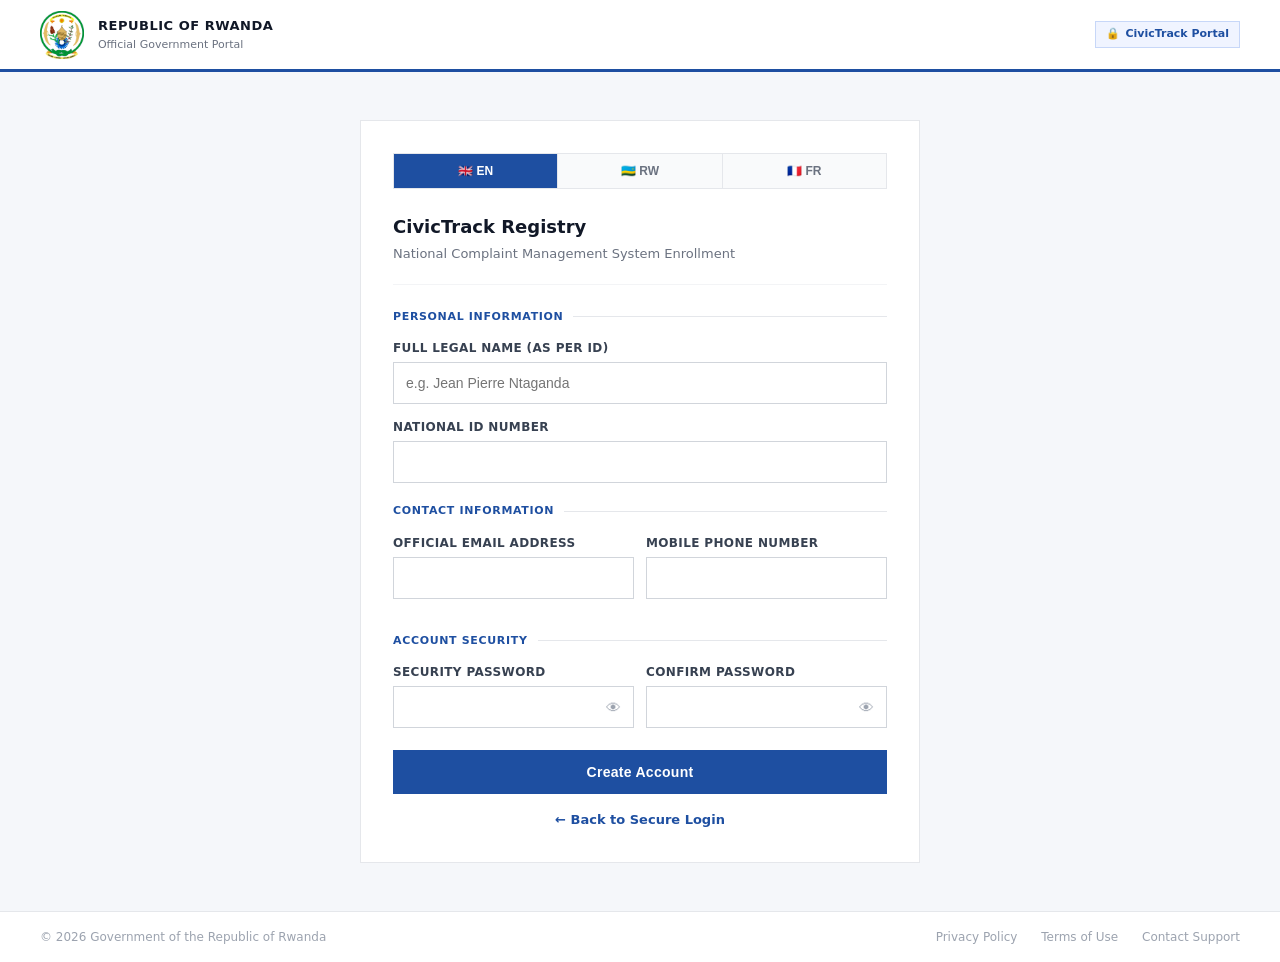
<file: Civic Track/Civic Track/wwwroot/register.html>
<!DOCTYPE html>
<html lang="en">
<head>
    <meta charset="UTF-8">
    <meta name="viewport" content="width=device-width, initial-scale=1.0">
    <title>Create Account | CivicTrack Rwanda</title>
    <link rel="icon" type="image/jpeg" href="assets/coat%20of%20arms.jpg">
    <style>
        /* ... (Keeping your existing CSS exactly as it is) ... */
        * { margin: 0; padding: 0; box-sizing: border-box; }
        body { font-family: 'Inter', 'Segoe UI', system-ui, sans-serif; background: #F5F7FA; color: #111827; font-size: 14px; line-height: 1.5; min-height: 100vh; display: flex; flex-direction: column; }
        .gov-header { background: #ffffff; border-bottom: 3px solid #1E4FA1; padding: 0 40px; height: 72px; display: flex; align-items: center; justify-content: space-between; flex-shrink: 0; }
        .gov-brand { display: flex; align-items: center; gap: 14px; }
        .gov-brand img { height: 48px; width: auto; }
        .gov-brand-text .gov-country { font-size: 13px; font-weight: 700; color: #111827; text-transform: uppercase; letter-spacing: 0.04em; }
        .gov-brand-text .gov-subtitle { font-size: 11px; color: #6B7280; margin-top: 1px; }
        .secure-badge { display: flex; align-items: center; gap: 5px; background: #F0F4FF; border: 1px solid #C7D7F8; color: #1E4FA1; padding: 4px 10px; font-size: 11px; font-weight: 600; }
        .page-body { flex: 1; display: flex; align-items: flex-start; justify-content: center; padding: 48px 40px; }
        .reg-card { background: #ffffff; border: 1px solid #E5E7EB; padding: 32px; width: 100%; max-width: 560px; }
        .lang-toggle { display: flex; border: 1px solid #E5E7EB; margin-bottom: 24px; overflow: hidden; }
        .lang-toggle button { flex: 1; height: 34px; border: none; background: #F9FAFB; font-size: 12px; font-weight: 600; color: #6B7280; cursor: pointer; border-right: 1px solid #E5E7EB; transition: all 0.15s; }
        .lang-toggle button:last-child { border-right: none; }
        .lang-toggle button:hover { background: #EEF2FF; color: #1E4FA1; }
        .lang-toggle button.active { background: #1E4FA1; color: #ffffff; }
        .card-header { margin-bottom: 24px; padding-bottom: 20px; border-bottom: 1px solid #F3F4F6; }
        .card-header h2 { font-size: 18px; font-weight: 700; color: #111827; margin-bottom: 4px; }
        .card-header p  { font-size: 13px; color: #6B7280; }
        .section-heading { font-size: 11px; font-weight: 700; text-transform: uppercase; letter-spacing: 0.06em; color: #1E4FA1; margin: 20px 0 14px; display: flex; align-items: center; gap: 10px; }
        .section-heading::after { content: ''; flex: 1; height: 1px; background: #E5E7EB; }
        .field-group { margin-bottom: 14px; }
        .field-label { display: block; font-size: 12px; font-weight: 600; color: #374151; margin-bottom: 5px; text-transform: uppercase; letter-spacing: 0.03em; }
        .field-input { width: 100%; height: 42px; border: 1px solid #D1D5DB; padding: 0 12px; font-size: 14px; background: #fff; outline: none; transition: border-color 0.15s; }
        .field-input:focus { border-color: #1E4FA1; box-shadow: 0 0 0 3px rgba(30, 79, 161, 0.08); }
        .field-input.error { border-color: #EF4444; }
        .helper-text { font-size: 11px; color: #9CA3AF; margin-top: 4px; }
        .field-error  { font-size: 12px; color: #DC2626; margin-top: 4px; display: none; }
        .field-grid { display: grid; grid-template-columns: 1fr 1fr; gap: 12px; }
        .password-wrap { position: relative; }
        .password-wrap .field-input { padding-right: 44px; }
        .toggle-pw { position: absolute; right: 0; top: 0; height: 42px; width: 42px; border: none; background: transparent; cursor: pointer; color: #9CA3AF; font-size: 15px; display: flex; align-items: center; justify-content: center; }
        .toggle-pw:hover { color: #1E4FA1; }
        .form-error { display: none; background: #FEF2F2; border: 1px solid #FECACA; color: #991B1B; padding: 10px 12px; font-size: 13px; margin-bottom: 14px; }
        .form-success { display: none; background: #F0FDF4; border: 1px solid #BBF7D0; color: #166534; padding: 10px 12px; font-size: 13px; margin-bottom: 14px; }
        .btn-submit { width: 100%; height: 44px; background: #1E4FA1; color: #fff; border: none; font-size: 14px; font-weight: 700; cursor: pointer; letter-spacing: 0.02em; transition: background 0.15s; margin-top: 8px; }
        .btn-submit:hover { background: #172F6B; }
        .btn-submit:disabled { background: #93A8D4; cursor: not-allowed; }
        .back-link { display: block; text-align: center; margin-top: 16px; font-size: 13px; color: #1E4FA1; font-weight: 600; text-decoration: none; }
        .back-link:hover { text-decoration: underline; }
        .trust-note { margin-top: 20px; padding-top: 16px; border-top: 1px solid #F3F4F6; display: flex; align-items: flex-start; gap: 8px; font-size: 11px; color: #9CA3AF; line-height: 1.5; }
        .gov-footer { background: #fff; border-top: 1px solid #E5E7EB; padding: 16px 40px; display: flex; justify-content: space-between; align-items: center; font-size: 12px; color: #9CA3AF; flex-shrink: 0; }
        .gov-footer a { color: #9CA3AF; text-decoration: none; margin-left: 20px; }
        .gov-footer a:hover { color: #1E4FA1; text-decoration: underline; }
        @media (max-width: 640px) {
            .page-body { padding: 24px 16px; }
            .gov-header { padding: 0 16px; }
            .gov-footer { padding: 16px; flex-direction: column; gap: 8px; text-align: center; }
            .field-grid { grid-template-columns: 1fr; }
        }
    </style>
</head>
<body>

    <header class="gov-header">
        <div class="gov-brand">
            <img src="assets/coat%20of%20arms.jpg" alt="Rwanda Coat of Arms">
            <div class="gov-brand-text">
                <div class="gov-country" data-i18n="official_gov">REPUBLIC OF RWANDA</div>
                <div class="gov-subtitle" data-i18n="gov_portal">Official Government Portal</div>
            </div>
        </div>
        <div class="secure-badge">
            🔒 <span data-i18n="portal_title">CivicTrack Portal</span>
        </div>
    </header>

    <div class="page-body">
        <div class="reg-card">
            <div class="lang-toggle">
                <button id="langBtnEn" onclick="chooseLang('en')" class="active">🇬🇧 EN</button>
                <button id="langBtnRw" onclick="chooseLang('rw')">🇷🇼 RW</button>
                <button id="langBtnFr" onclick="chooseLang('fr')">🇫🇷 FR</button>
            </div>

            <div class="card-header">
                <h2 data-i18n="reg_title">Citizen Account Registration</h2>
                <p data-i18n="reg_subtitle">National Complaint Management System Enrollment</p>
            </div>

            <div class="form-error"   id="formError"></div>
            <div class="form-success" id="formSuccess"></div>

            <div class="section-heading" data-i18n="personal_info">Personal Information</div>
            <div class="field-group">
                <label class="field-label" data-i18n="full_name">Full Legal Name</label>
                <input type="text" id="regFullName" class="field-input" placeholder="e.g. Jean Pierre Ntaganda">
            </div>

            <div class="field-group">
                <label class="field-label" data-i18n="national_id">National ID Number</label>
                <input type="text" id="regNationalId" class="field-input" maxlength="16">
                <div class="field-error" id="idError">Invalid National ID. Must be exactly 16 digits.</div>
            </div>

            <div class="section-heading" data-i18n="contact_info">Contact Information</div>
            <div class="field-grid">
                <div class="field-group">
                    <label class="field-label" data-i18n="email_label">Email Address</label>
                    <input type="email" id="regEmail" class="field-input">
                </div>
                <div class="field-group">
                    <label class="field-label" data-i18n="phone_label">Phone Number</label>
                    <input type="tel" id="regPhone" class="field-input">
                </div>
            </div>

            <div class="section-heading" data-i18n="security_info">Account Security</div>
            <div class="field-grid">
                <div class="field-group">
                    <label class="field-label" data-i18n="password_label">Password</label>
                    <div class="password-wrap">
                        <input type="password" id="regPassword" class="field-input">
                        <button class="toggle-pw" onclick="togglePw('regPassword', 'togglePw1')" id="togglePw1">👁</button>
                    </div>
                </div>
                <div class="field-group">
                    <label class="field-label" data-i18n="confirm_password">Confirm Password</label>
                    <div class="password-wrap">
                        <input type="password" id="confirmPassword" class="field-input">
                        <button class="toggle-pw" onclick="togglePw('confirmPassword', 'togglePw2')" id="togglePw2">👁</button>
                    </div>
                    <div class="field-error" id="passwordError">Passwords do not match.</div>
                </div>
            </div>

            <button class="btn-submit" id="submitBtn" onclick="handleRegistration()" data-i18n="create_btn">
                Create Account
            </button>
            <a href="index.html" class="back-link" data-i18n="back_login">← Back to Secure Login</a>
        </div>
    </div>

    <footer class="gov-footer">
        <div>&copy; 2026 Government of the Republic of Rwanda</div>
        <div>
            <a href="#" data-i18n="privacy_policy">Privacy Policy</a>
            <a href="#" data-i18n="terms_use">Terms of Use</a>
            <a href="#" data-i18n="contact_support">Contact Support</a>
        </div>
    </footer>

    <script src="config.js"></script>
    <script src="translations.js"></script>
    <script>
        // API_BASE_URL is now handled by config.js
        const pwState = {};

        function chooseLang(lang) {
            setLanguage(lang);
            document.querySelectorAll('.lang-toggle button').forEach(b => b.classList.remove('active'));
            const map = { en: 'langBtnEn', rw: 'langBtnRw', fr: 'langBtnFr' };
            const btn = document.getElementById(map[lang]);
            if (btn) btn.classList.add('active');
        }

        function togglePw(inputId, btnId) {
            pwState[inputId] = !pwState[inputId];
            document.getElementById(inputId).type = pwState[inputId] ? 'text' : 'password';
            document.getElementById(btnId).textContent = pwState[inputId] ? '🙈' : '👁';
        }

        function showError(msg) {
            const el = document.getElementById('formError');
            el.textContent = msg;
            el.style.display = 'block';
            document.getElementById('formSuccess').style.display = 'none';
        }

        function showSuccess(msg) {
            const el = document.getElementById('formSuccess');
            el.textContent = msg;
            el.style.display = 'block';
            document.getElementById('formError').style.display = 'none';
        }

        async function handleRegistration() {
            document.getElementById('idError').style.display       = 'none';
            document.getElementById('passwordError').style.display = 'none';
            document.getElementById('formError').style.display     = 'none';
            const fullName        = document.getElementById('regFullName').value.trim();
            const nationalId      = document.getElementById('regNationalId').value.trim();
            const email           = document.getElementById('regEmail').value.trim();
            const phone           = document.getElementById('regPhone').value.trim();
            const password        = document.getElementById('regPassword').value;
            const confirmPassword = document.getElementById('confirmPassword').value;

            if (!fullName || !nationalId || !email || !phone || !password) {
                showError('Please complete all required fields.');
                return;
            }
            if (nationalId.length !== 16 || !/^\d+$/.test(nationalId)) {
                document.getElementById('idError').style.display = 'block';
                return;
            }
            if (password !== confirmPassword) {
                document.getElementById('passwordError').style.display = 'block';
                return;
            }

            const btn = document.getElementById('submitBtn');
            btn.disabled = true; btn.textContent = '...';

            try {
                const step1 = await fetch(`${API_BASE_URL}/Auth/register`, {
                    method: 'POST',
                    headers: { 'Content-Type': 'application/json' },
                    body: JSON.stringify({ fullName, nationalId, email, phone, password })
                });

                const step1Data = await step1.json();
                if (!step1.ok) {
                    showError(step1Data.message || 'Registration failed.');
                    return;
                }

                if (step1Data.verificationRequired) {
                    const otp = prompt('Verification code sent to ' + email + '. Enter 6-digit code:');
                    if (!otp) { showError('Verification cancelled.'); return; }
                    const step2 = await fetch(`${API_BASE_URL}/Auth/register`, {
                        method: 'POST',
                        headers: { 'Content-Type': 'application/json' },
                        body: JSON.stringify({ fullName, nationalId, email, phone, password, otpCode: otp })
                    });
                    if (!step2.ok) { showError('Invalid verification code.'); return; }
                }
                showSuccess('Account created successfully. Redirecting...');
                setTimeout(() => window.location.href = 'index.html', 1800);
            } catch {
                showError('Connection error. Unable to reach the server.');
            } finally {
                const lang = localStorage.getItem('civicLang') || 'en';
                btn.textContent = translations[lang]?.create_btn || 'Create Account';
                btn.disabled = false;
            }
        }

        document.addEventListener('DOMContentLoaded', () => {
            const lang = localStorage.getItem('civicLang') || 'en';
            chooseLang(lang);
        });
    </script>
</body>
</html>
</file>
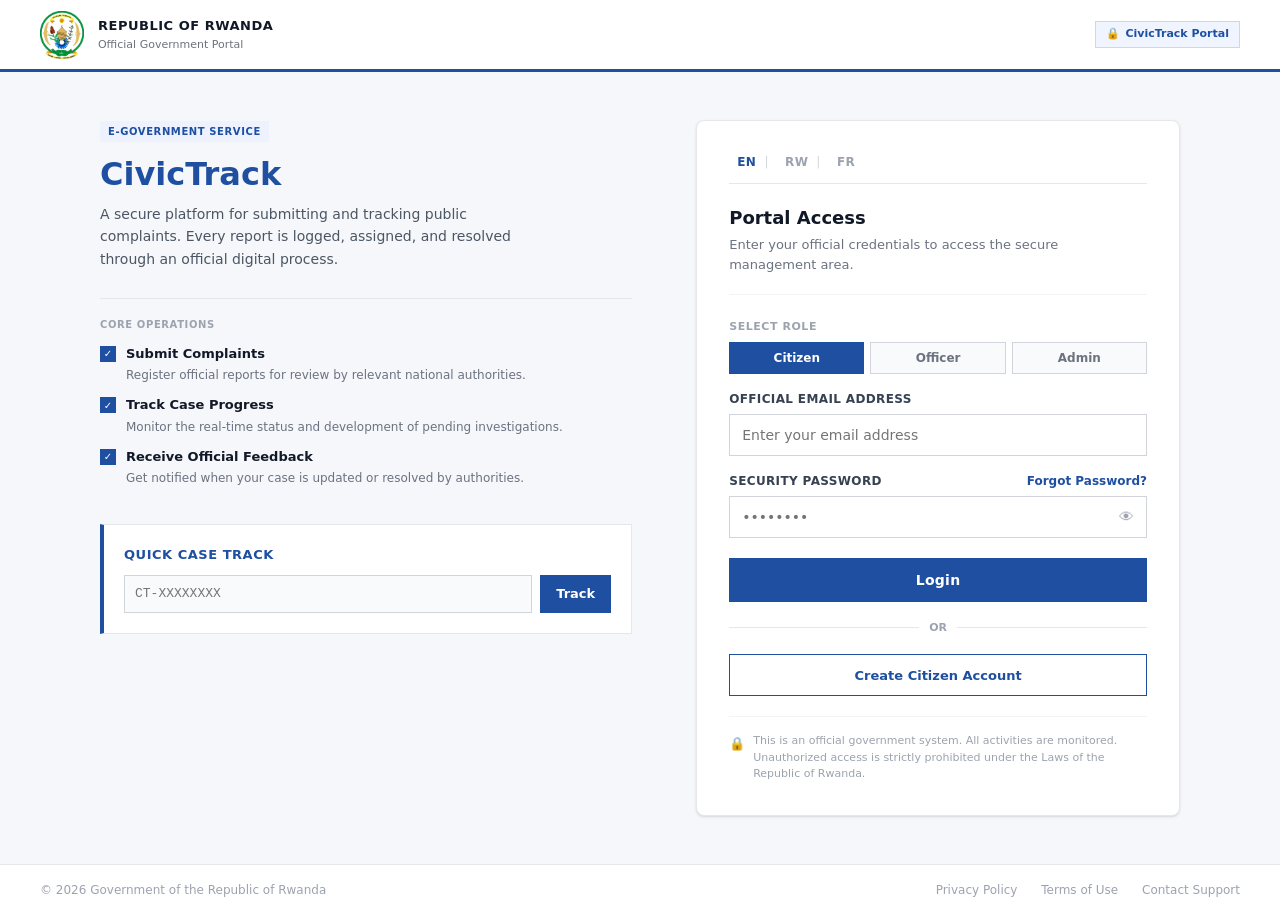
<file: Civic Track/Civic Track/wwwroot/superadmin.html>
<!DOCTYPE html>
<html lang="en">
<head>
    <meta charset="UTF-8">
    <meta name="viewport" content="width=device-width, initial-scale=1.0">
    <title>System Administrator | CivicTrack</title>
    <link rel="icon" type="image/jpeg" href="assets/coat%20of%20arms.jpg">
    <link rel="stylesheet" href="styles.css">
    
    <script src="config.js"></script>
    <script src="translations.js"></script>
</head>
<body>
    <nav class="top-navbar">
        <div class="nav-brand">
            <span class="gov-mark">RW</span>
            <span>CivicTrack</span>
            <span class="gov-label" data-i18n="official_gov">Republic of Rwanda</span>
        </div>
        <div class="nav-profile">
            <span data-i18n="admin_role">Role: Administrator</span>
            <div style="display:flex; align-items:center; gap:6px; background:rgba(255,255,255,0.15); border:1px solid rgba(255,255,255,0.3); padding:4px 10px; border-radius:4px;">
                <span style="color:white; font-size:13px;">🌐</span>
                <select class="lang-select" style="background:transparent; color:white; border:none; font-size:12px; font-weight:600; cursor:pointer; outline:none;" onchange="setLanguage(this.value)">
                    <option value="en" style="color:black;">EN</option>
                    <option value="rw" style="color:black;">RW</option>
                    <option value="fr" style="color:black;">FR</option>
                </select>
            </div>
            <button class="btn-small" onclick="logoutUser()" data-i18n="sign_out">Sign out</button>
        </div>
    </nav>

    <div class="dashboard-layout">
        <aside class="sidebar">
            <div class="sidebar-title" data-i18n="admin_menu">Admin Menu</div>
            <ul>
                <li id="admTabOverview" class="active-tab" onclick="switchAdminView('overview')" data-i18n="admin_control">Administrative Control</li>
                <li id="admTabComplaints" onclick="switchAdminView('complaints')" data-i18n="comp_bureau">Complaint Bureau</li>
                <li id="admTabUsers" onclick="switchAdminView('users')" data-i18n="user_registry">User Registry</li>
                <li id="admTabReports" onclick="switchAdminView('reports')" data-i18n="sys_reports">System Reports</li>
                <li id="admTabLogs" onclick="switchAdminView('logs')" data-i18n="security_logs">Security Logs</li>
            </ul>
        </aside>

        <main class="content-area">
            <div id="adminOverviewView" class="admin-view">
                <div class="card">
                    <h1 style="margin-bottom:8px;" data-i18n="superadmin_title">Superadmin Command Center</h1>
                    <p style="color:var(--text-muted);" data-i18n="superadmin_desc">Centralized oversight of national complaints, user identities, and system security.</p>
                </div>

                <div class="grid-4">
                    <div class="stat-card">
                        <div class="stat-title" data-i18n="user_registry">User Registry</div>
                        <div class="stat-value" id="userCountValue">--</div>
                    </div>
                    <div class="stat-card">
                        <div class="stat-title" data-i18n="active_users">Active Users</div>
                        <div class="stat-value" id="activeCountValue">--</div>
                    </div>
                    <div class="stat-card">
                        <div class="stat-title" data-i18n="suspended_users">Suspended Users</div>
                        <div class="stat-value" id="inactiveCountValue">--</div>
                    </div>
                    <div class="stat-card">
                        <div class="stat-title" data-i18n="admin_accounts">Admin Accounts</div>
                        <div class="stat-value" id="adminCountValue">--</div>
                    </div>
                </div>
                
                <div class="card">
                    <h3 data-i18n="admin_policy_title">Administrative Policy</h3>
                    <p data-i18n="admin_policy_text">As a System Administrator, you are responsible for maintaining the integrity of the CivicTrack user registry. Suspension of an account is immediate and revokes all access to internal modules.</p>
                </div>
            </div>

            <div id="adminComplaintsView" class="admin-view" style="display:none;">
                <div class="card">
                    <h3 data-i18n="national_registry_title">National Case Registry</h3>
                    <div class="toolbar" style="margin-top:10px;">
                        <input type="text" id="adminSearchCaseInput" class="form-control" style="max-width:300px;" placeholder="Search codes/titles" onkeyup="loadAdminComplaints()">
                        <select id="adminStatusCaseFilter" class="form-control" style="width:auto;" onchange="loadAdminComplaints()">
                            <option value="">All Statuses</option>
                            <option value="Pending">Pending</option>
                            <option value="Investigating">Investigating</option>
                            <option value="Resolved">Resolved</option>
                        </select>
                        <button class="btn-primary" onclick="loadAdminComplaints()">Sync Bureau</button>
                    </div>
                </div>
                <div class="card" style="padding:0;">
                    <div class="table-container">
                        <table>
                            <thead>
                                <tr>
                                    <th>Code</th>
                                    <th>Title</th>
                                    <th>Category</th>
                                    <th>Priority</th>
                                    <th>Status</th>
                                    <th>Officer</th>
                                </tr>
                            </thead>
                            <tbody id="complaintsTableBody">
                                <tr><td colspan="6" style="text-align:center; padding:24px; color: var(--text-muted);">Loading national registry...</td></tr>
                            </tbody>
                        </table>
                    </div>
                </div>
            </div>

            <div id="adminUsersView" class="admin-view" style="display:none;">
                <div class="card">
                    <div class="toolbar">
                        <input type="text" id="userSearchInput" class="form-control" style="max-width:280px;" placeholder="Search by name or email" onkeyup="loadUsers()">
                        <button class="btn-primary" onclick="loadUsers()">Refresh Registry</button>
                    </div>
                </div>
                <div class="card" style="padding: 0;">
                    <div class="table-container">
                        <table>
                            <thead>
                                <tr>
                                    <th>User ID</th>
                                    <th>Full Name</th>
                                    <th>Email</th>
                                    <th>Phone</th>
                                    <th>Role</th>
                                    <th>Status</th>
                                    <th>Actions</th>
                                </tr>
                            </thead>
                            <tbody id="usersTableBody"></tbody>
                        </table>
                    </div>
                </div>
            </div>
        </main>
    </div>

    <div class="slide-over-overlay" id="slideOverOverlay" onclick="closeAdvancedPanel()"></div>
    <div class="slide-over-panel" id="caseDetailPanel">
        <div class="slide-header">
            <div>
                <h3 id="panelTrackingCode" class="tracking-code">CT-XXXXXX</h3>
            </div>
            <button class="btn-close" onclick="closeAdvancedPanel()">&times;</button>
        </div>
        <div class="slide-body">
            <div id="assignmentSection" class="detail-group" style="background: #f0f9ff; padding: 12px; border: 1px solid #bae6fd; border-radius: 4px; display:none;">
                <div class="detail-label" style="color:var(--primary-blue); font-weight:700;">ADMIN: CASE ASSIGNMENT</div>
                <div class="toolbar" style="margin-top:8px;">
                    <select id="caseOfficerSelect" class="form-control" style="flex:1;">
                        <option value="">-- Choose Officer --</option>
                    </select>
                    <button class="btn-primary" onclick="assignCaseToOfficer()">Assign</button>
                </div>
            </div>
            <div class="detail-group">
                <div class="detail-label">Current Status</div>
                <span id="panelStatusBadge" class="badge">--</span>
            </div>
            <div class="detail-group">
                <div class="detail-label">Case Title</div>
                <div class="detail-value" id="panelTitle">--</div>
            </div>
            <div class="detail-group">
                <div class="detail-label">Detailed Description</div>
                <div class="detail-value" id="panelDescription" style="background:#f9fafb; padding:10px; border:1px solid var(--border-color); white-space:pre-wrap;">--</div>
            </div>
        </div>
        <div class="slide-footer">
            <button class="btn-primary" style="flex:1" onclick="updateCaseStatus()">Save Updates</button>
        </div>
    </div>

    <script src="app.js"></script>
</body>
</html>
</file>
<file: Civic Track/Civic Track/wwwroot/styles.css>
:root {
    --primary-blue: #1E3A8A;
    --primary-blue-dark: #172554;
    --accent-yellow: #FACC15;
    --success-green: #115E59; 
    --error-red: #991b1b;
    --bg-light: #F5F6F8;
    --bg-white: #ffffff;
    --text-dark: #111827;
    --text-muted: #4B5563;
    --border-color: #D1D5DB;
    --shadow-soft: 0 1px 3px 0 rgba(0, 0, 0, 0.1), 0 1px 2px -1px rgba(0, 0, 0, 0.1);
    --gov-blue: #003366;
    --gov-light-blue: #eef4fb;
}

/* Report type buttons */
.report-type { display:flex; gap:12px; }
.rt-btn {
    display:flex; align-items:center; gap:10px; padding:12px 14px; border:1px solid var(--border-color); background:var(--bg-white); cursor:pointer; width:100%; text-align:left;
}
.rt-btn.selected { border-color:var(--primary-blue); box-shadow: none; }
.rt-btn .emg-badge { background:#fde8e8; color:#991b1b; padding:2px 6px; font-size:11px; font-weight:700; border-radius:3px; margin-left:8px; }

/* small file input appearance */
input[type="file"].form-control { height:38px; padding:6px 8px; }

.notif-summary { font-size:12px; color:var(--text-muted); margin-left:4px; }

* {
    margin: 0;
    padding: 0;
    box-sizing: border-box;
    font-family: 'Inter', system-ui, -apple-system, sans-serif;
}

body {
    background: var(--bg-light);
    color: var(--text-dark);
    font-size: 14px;
    line-height: 1.5;
}

h1 { font-size: 24px; font-weight: 700; }
h2 { font-size: 20px; font-weight: 700; }
h3 { font-size: 18px; font-weight: 600; }

a {
    color: var(--primary-blue);
    text-decoration: none;
}

.top-navbar {
    height: 64px;
    display: flex;
    align-items: center;
    justify-content: space-between;
    padding: 0 24px;
    border-bottom: 1px solid #173f84;
    background: var(--primary-blue);
}

.nav-brand {
    display: flex;
    align-items: center;
    gap: 12px;
    font-weight: 700;
    color: #ffffff;
}

.gov-mark {
    width: 28px;
    height: 28px;
    border: 2px solid #ffffff;
    display: inline-flex;
    align-items: center;
    justify-content: center;
    font-size: 11px;
    font-weight: 700;
}

.gov-label {
    font-size: 11px;
    font-weight: 500;
    letter-spacing: 0.04em;
    text-transform: uppercase;
    color: #dbe7ff;
    border-left: 1px solid rgba(255, 255, 255, 0.35);
    padding-left: 10px;
}

.nav-profile {
    display: flex;
    align-items: center;
    gap: 12px;
    color: #e9efff;
}

.dashboard-layout {
    display: grid;
    grid-template-columns: 240px 1fr;
    min-height: calc(100vh - 64px);
}

.sidebar {
    border-right: 1px solid var(--border-color);
    background: var(--bg-white);
    padding: 16px;
}

.sidebar-title {
    font-size: 12px;
    text-transform: uppercase;
    color: var(--text-muted);
    margin-bottom: 12px;
}

.sidebar ul {
    list-style: none;
}

.sidebar li {
    padding: 8px 12px;
    border: 1px solid transparent;
    margin-bottom: 4px;
    color: var(--text-muted);
    cursor: pointer;
    font-size: 13px;
    transition: all 0.2s;
}

.sidebar li:hover {
    border-color: var(--border-color);
    background: #fafbfc;
    color: var(--text-dark);
}

.sidebar .active-tab {
    border-color: #e5e7eb;
    color: var(--primary-blue);
    background: #f9fafb;
    font-weight: 600;
}

.role-hidden {
    display: none !important;
}

.content-area {
    padding: 28px 32px;
    overflow-y: auto;
}

.card {
    background: var(--bg-white);
    border: 1px solid var(--border-color);
    padding: 20px;
    margin-bottom: 20px;
}

.grid-2 {
    display: grid;
    grid-template-columns: 1fr 1fr;
    gap: 20px;
}

.grid-4 {
    display: grid;
    grid-template-columns: repeat(4, 1fr);
    gap: 16px;
    margin-bottom: 20px;
}

.grid-5 {
    display: grid;
    grid-template-columns: repeat(5, 1fr);
    gap: 16px;
    margin-bottom: 20px;
}

.stat-card {
    border: 1px solid var(--border-color);
    background: var(--bg-white);
    padding: 16px;
    display: flex;
    flex-direction: column;
    gap: 6px;
}

.stat-title {
    font-size: 11px;
    color: var(--text-muted);
    text-transform: uppercase;
    letter-spacing: 0.04em;
    font-weight: 600;
}

.stat-value {
    font-size: 28px;
    font-weight: 700;
    line-height: 1;
}

.form-group { margin-bottom: 24px; }
.form-label {
    display: block;
    font-weight: 600;
    margin-bottom: 8px;
}

.form-control {
    width: 100%;
    height: 40px;
    border: 1px solid var(--border-color);
    background: var(--bg-white);
    padding: 8px 10px;
    font-size: 14px;
}

textarea.form-control {
    height: auto;
    /* slightly reduced so textarea doesn't dominate */
    min-height: 80px;
    resize: vertical;
    border: 1px solid var(--border-color);
}

.btn-primary,
.btn-secondary,
.btn-danger,
.btn-small {
    height: 40px;
    border: 1px solid transparent;
    padding: 0 16px;
    font-weight: 600;
    cursor: pointer;
}

.btn-primary {
    background: var(--primary-blue);
    color: #fff;
}

.btn-primary:hover {
    background: var(--primary-blue-dark);
}

.btn-secondary {
    background: #f3f4f6;
    border-color: var(--border-color);
    color: var(--text-dark);
}

.btn-small {
    height: 34px;
    padding: 0 12px;
    font-size: 13px;
    background: var(--primary-blue-dark);
    color: #fff;
    border-color: rgba(255, 255, 255, 0.2);
}

.btn-danger {
    background: #fff5f5;
    border-color: #f4c9c9;
    color: var(--error-red);
}

.badge {
    display: inline-block;
    padding: 3px 8px;
    border: 1px solid var(--border-color);
    font-size: 12px;
    font-weight: 600;
}

.badge-pending { background: #fff9e6; color: #9a7a12; border-color: #f2e3a8; }
.badge-investigating { background: #e6f0ff; color: var(--primary-blue); border-color: #c8daf8; }
.badge-resolved { background: #e9f5ea; color: var(--success-green); border-color: #c7e5c9; }
.badge-rejected { background: #fdecec; color: var(--error-red); border-color: #f7c4c4; }
.badge-escalated { background: #fff1f2; color: #be123c; border-color: #fecdd3; }

.table-container {
    border: 1px solid var(--border-color);
    overflow-x: auto;
}

table {
    width: 100%;
    border-collapse: collapse;
}

th, td {
    border-bottom: 1px solid var(--border-color);
    padding: 10px 14px;
    text-align: left;
    vertical-align: middle;
    white-space: nowrap;
}

td {
    max-width: 220px;
    overflow: hidden;
    text-overflow: ellipsis;
}

th {
    background: #f9fafb;
    font-size: 12px;
    color: var(--text-muted);
    text-transform: uppercase;
}

.clickable-row:hover td {
    background: #fafcff;
}

.toolbar {
    display: flex;
    gap: 10px;
    flex-wrap: wrap;
    align-items: center;
    margin-bottom: 12px;
}

.toolbar .form-control {
    flex: 1;
    min-width: 140px;
    max-width: 280px;
}

.toolbar .btn-primary,
.toolbar .btn-secondary {
    flex-shrink: 0;
    white-space: nowrap;
}

/* --- Institutional Landing Page --- */
.official-header {
    background: #fff;
    border-bottom: 2px solid var(--primary-blue);
    padding: 12px 0;
    height: 80px;
    display: flex;
    align-items: center;
}

.header-container {
    max-width: 1200px;
    margin: 0 auto;
    width: 100%;
    display: flex;
    justify-content: space-between;
    align-items: center;
    padding: 0 24px;
}

.gov-identity {
    display: flex;
    align-items: center;
    gap: 16px;
}

.gov-logo {
    height: 54px;
    width: auto;
}

.gov-text {
    line-height: 1.2;
}

.gov-name {
    font-size: 14px;
    font-weight: 700;
    color: var(--text-dark);
}

.gov-portal {
    font-size: 12px;
    color: var(--text-muted);
}

.header-tag {
    font-size: 13px;
    font-weight: 600;
    color: var(--primary-blue);
    text-transform: uppercase;
    letter-spacing: 0.05em;
}

.institutional-layout {
    display: grid;
    grid-template-columns: 1.2fr 1fr;
    max-width: 1200px;
    margin: 40px auto;
    gap: 60px;
    padding: 0 24px;
    align-items: center;
}

.info-workspace {
    padding-right: 20px;
}

.institutional-tag {
    display: inline-block;
    padding: 4px 12px;
    background: #e0e7ff;
    color: var(--primary-blue);
    font-size: 11px;
    font-weight: 700;
    text-transform: uppercase;
    border-radius: 4px;
    margin-bottom: 20px;
}

.institutional-title {
    font-size: 42px;
    color: var(--primary-blue);
    margin-bottom: 16px;
    font-weight: 700;
}

.institutional-desc {
    font-size: 18px;
    color: var(--text-muted);
    line-height: 1.6;
    margin-bottom: 40px;
}

.service-item {
    display: flex;
    gap: 16px;
    margin-bottom: 24px;
}

.checkmark {
    width: 24px;
    height: 24px;
    background: #eff6ff;
    color: var(--primary-blue);
    border-radius: 4px;
    display: flex;
    align-items: center;
    justify-content: center;
    font-size: 12px;
    font-weight: bold;
    flex-shrink: 0;
}

.service-item strong {
    display: block;
    font-size: 16px;
    margin-bottom: 4px;
    color: var(--text-dark);
}

.service-item p {
    font-size: 14px;
    color: var(--text-muted);
}

.login-card {
    background: #fff;
    padding: 32px;
    border: 1px solid var(--border-color);
    box-shadow: var(--shadow-soft);
    border-radius: 8px;
}

.auth-divider {
    display: flex;
    align-items: center;
    text-align: center;
    margin: 20px 0;
}

.auth-divider::before, .auth-divider::after {
    content: '';
    flex: 1;
    border-bottom: 2px solid #F3F4F6;
}

.auth-divider span {
    padding: 0 10px;
    color: var(--text-muted);
    font-size: 11px;
    text-transform: uppercase;
    font-weight: 600;
}

.legal-disclaimer {
    margin-top: 24px;
    font-size: 11px;
    color: #6B7280;
    line-height: 1.5;
    text-align: center;
    padding-top: 16px;
    border-top: 1px solid var(--border-color);
}

/* --- Institutional Footer --- */
.official-footer {
    border-top: 1px solid var(--border-color);
    background: #fff;
    padding: 24px 0;
    margin-top: 60px;
}

.footer-container {
    max-width: 1200px;
    margin: 0 auto;
    padding: 0 24px;
    display: flex;
    justify-content: space-between;
    align-items: center;
    font-size: 12px;
    color: var(--text-muted);
}

.footer-links {
    display: flex;
    gap: 20px;
}

.footer-links a {
    color: var(--text-muted);
    font-weight: 500;
}

.footer-links a:hover {
    color: var(--primary-blue);
    text-decoration: underline;
}

@media (max-width: 900px) {
    .institutional-layout {
        grid-template-columns: 1fr;
        gap: 40px;
        margin-top: 20px;
    }
    .institutional-title { font-size: 32px; }
    .official-header { height: auto; padding: 16px 0; }
    .header-container { flex-direction: column; gap: 12px; text-align: center; }
    .gov-identity { flex-direction: column; }
}

@media (max-width: 1024px) {
    .dashboard-layout { grid-template-columns: 1fr; }
    .sidebar { border-right: 0; border-bottom: 1px solid var(--border-color); }
    .grid-4, .grid-5, .grid-2 { grid-template-columns: 1fr; }
    .content-area { padding: 16px; }
}



/* === Slide-over panel fixes === */
.slide-over-overlay {
    position: fixed; inset: 0;
    background: rgba(0,0,0,0.35);
    z-index: 100;
    display: none;
}
.slide-over-overlay.active { display: block; }

.slide-over-panel {
    position: fixed;
    top: 0; right: -520px;
    width: 480px;
    height: 100vh;
    background: var(--bg-white);
    border-left: 1px solid var(--border-color);
    box-shadow: -4px 0 24px rgba(0,0,0,0.1);
    z-index: 101;
    display: flex;
    flex-direction: column;
    transition: right 0.3s ease;
    overflow: hidden;
}
.slide-over-panel.open { right: 0; }

.slide-header {
    display: flex;
    justify-content: space-between;
    align-items: flex-start;
    padding: 20px 24px;
    border-bottom: 1px solid var(--border-color);
    background: #f9fafb;
    flex-shrink: 0;
}

.slide-body {
    flex: 1;
    overflow-y: auto;
    padding: 24px;
    display: flex;
    flex-direction: column;
    gap: 16px;
}

.slide-footer {
    padding: 16px 24px;
    border-top: 1px solid var(--border-color);
    background: #f9fafb;
    display: flex;
    gap: 10px;
    flex-shrink: 0;
}

.detail-group {
    display: flex;
    flex-direction: column;
    gap: 4px;
}

.detail-label {
    font-size: 11px;
    font-weight: 700;
    text-transform: uppercase;
    letter-spacing: 0.05em;
    color: var(--text-muted);
}

.detail-value {
    font-size: 14px;
    color: var(--text-dark);
    line-height: 1.5;
}

.btn-close {
    background: none;
    border: none;
    font-size: 20px;
    cursor: pointer;
    color: var(--text-muted);
    line-height: 1;
    padding: 0;
}
.btn-close:hover { color: var(--text-dark); }

.tracking-code {
    font-family: 'Courier New', monospace;
    font-size: 15px;
    font-weight: 700;
    color: var(--primary-blue);
}

/* === Toolbar select height fix === */
.toolbar select.form-control {
    height: 40px;
    width: auto;
    min-width: 130px;
}

/* === Recent complaints table header === */
.recent-header {
    display: flex;
    justify-content: space-between;
    align-items: center;
    margin-bottom: 14px;
}

/* === Form control spacing === */
.form-group {
    margin-bottom: 18px;
}

.form-label {
    display: block;
    font-size: 13px;
    font-weight: 600;
    margin-bottom: 6px;
    color: var(--text-dark);
}

/* === Sidebar spacing === */
.sidebar {
    border-right: 1px solid var(--border-color);
    background: var(--bg-white);
    padding: 20px 16px;
}

.sidebar li {
    padding: 9px 14px;
    border: 1px solid transparent;
    margin-bottom: 3px;
    color: var(--text-muted);
    cursor: pointer;
    font-size: 13px;
    font-weight: 500;
    transition: all 0.15s;
    border-radius: 4px;
}
</file>
